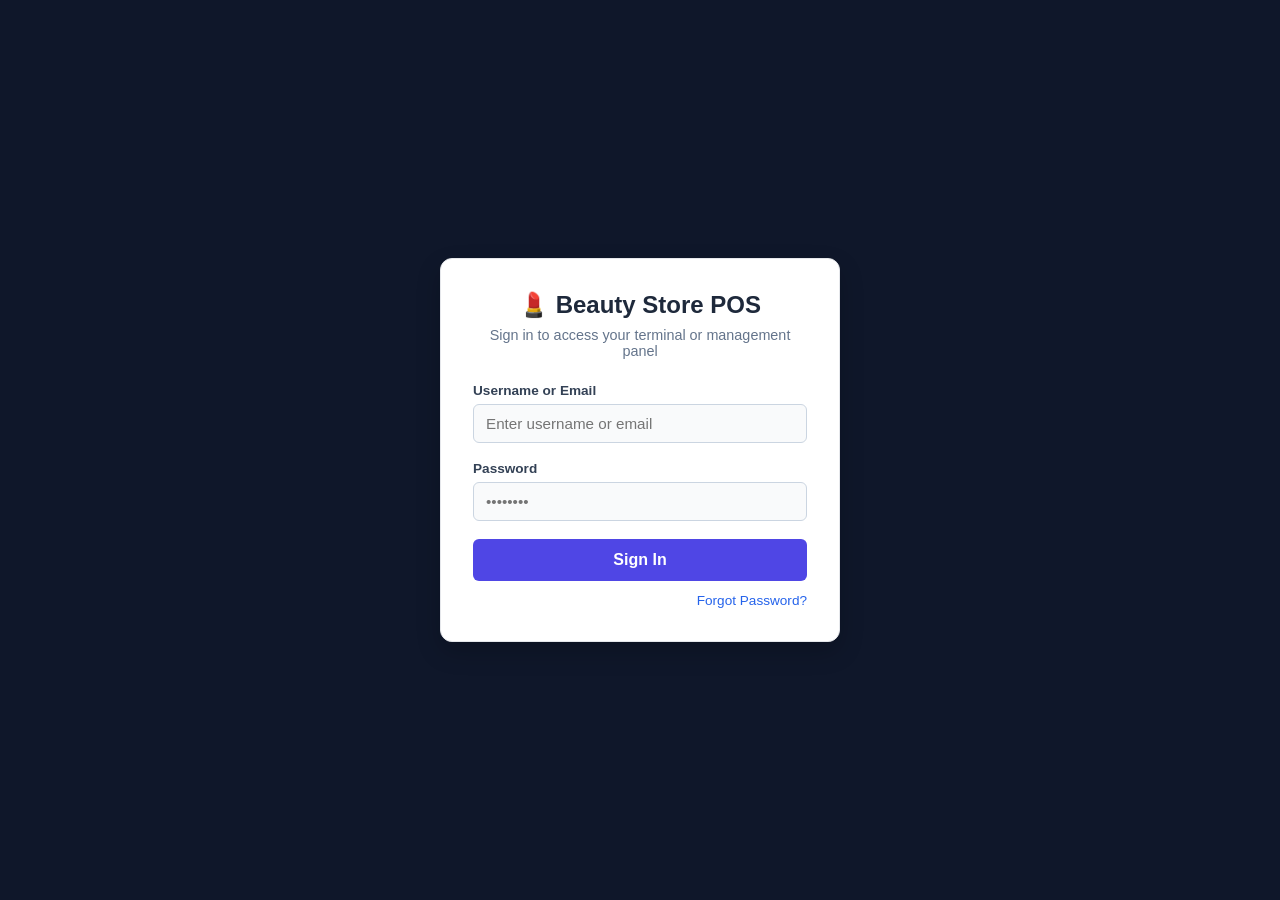
<file: add_product.html>
<!DOCTYPE html>
<html lang="en">
<head>
    <meta charset="UTF-8">
    <meta name="viewport" content="width=device-width, initial-scale=1.0">
    <title>Beauty Shop System - Add Product</title>
    <link rel="stylesheet" href="style.css">
</head>
<body>
<header class="topbar">
    <h1>Beauty Store POS</h1>
    <div class="user-profile" style="display: flex; align-items: center; gap: 12px;">
        <span id="nav-user-badge" class="role-badge">Loading...</span>
        <button type="button" onclick="logoutUser()" class="btn-logout">
            🚪 Logout
        </button>
    </div>
</header>
    <div class="app-container">
        <aside class="sidebar">
    <div class="sidebar-category">Main</div>
    <a href="record_sale.html">🛒 Record Sale</a>
    <a href="inventory.html">📦 Master Inventory</a>
    <a href="dashboard.html" class="admin-only">📊 Dashboard</a>
    <a href="add_product.html" class="admin-only">➕ Add Product</a>
    <a href="restock_product.html" class="admin-only">🔄 Restock Product</a>

    <div class="sidebar-category">Reports</div>
    <a href="view_sales.html">📄 View Sales</a>
    <a href="debts.html">⏰ Outstanding Debts</a>
    <a href="low_stock.html">⚠️ Low Stock</a>
    <a href="admin/users.html" class="admin-only">👥 User Management</a>
    <a href="admin/reports.html" class="admin-only">📈 P&L Reports</a>
</aside>
        <main class="main-content">
            <div class="header-title">
                <h2>➕ Add New Product</h2>
                <p>Add fresh items to your inventory system so they can be selected on other screens.</p>
            </div>

            <div class="content-container">
                <section class="card">
                    <h3>Product Details</h3>
                    
                    <form id="addProductForm">
                        <div class="form-grid">
                            <div>
                                <div class="form-group">
                                    <label for="prodName">Product Name</label>
                                    <input type="text" id="prodName" class="form-control" placeholder="e.g., Luxury Matte Lipstick" required>
                                </div>

                                <div class="form-group">
                                    <label for="prodBrand">Brand</label>
                                    <select id="prodBrand" class="form-control">
                                        <option value="Cinta">Cinta</option>
                                        <option value="Jaycee">Jaycee</option>
                                        <option value="JK Cosmetics">JK Cosmetics</option>
                                        <option value="Other">Other / Local Brand</option>
                                    </select>
                                </div>

                                <div class="form-group" id="customBrandGroup" style="display: none;">
                                    <label for="prodCustomBrand">Specify Brand Name</label>
                                    <input type="text" id="prodCustomBrand" class="form-control" placeholder="e.g., Suzie Beauty">
                                </div>

                                <div class="form-group">
                                    <label for="prodCategory">Category</label>
                                    <select id="prodCategory" class="form-control">
                                        <option value="Cosmetics">Cosmetics & Makeup</option>
                                        <option value="Hair Care">Hair Care</option>
                                        <option value="Extensions">Extensions & Braids</option>
                                        <option value="Nails">Nails</option>
                                        <option value="Skin Care">Skin & Body Care</option>
                                    </select>
                                </div>
                            </div>

                            <div>
                                <div class="form-group">
                                    <label for="prodBuyingPrice">Buying Price (Cost per Unit in Ksh)</label>
                                    <input type="number" id="prodBuyingPrice" class="form-control" placeholder="e.g., 600" min="0" required>
                                </div>

                                <div class="form-group">
                                    <label for="prodSellingPrice">Selling Price (Retail in Ksh)</label>
                                    <input type="number" id="prodSellingPrice" class="form-control" placeholder="e.g., 1000" min="0" required>
                                </div>

                                <div class="form-row" style="display: flex; gap: 15px;">
                                    <div class="form-group" style="flex: 1;">
                                        <label for="prodInitialStock">Initial Stock</label>
                                        <input type="number" id="prodInitialStock" class="form-control" value="10" min="0" required>
                                    </div>
                                    <div class="form-group" style="flex: 1;">
                                        <label for="prodAlertLevel">Alert Level</label>
                                        <input type="number" id="prodAlertLevel" class="form-control" value="3" min="0" required>
                                    </div>
                                </div>
                            </div>
                        </div>

                        <div class="actions" style="margin-top: 30px;">
                            <button type="button" class="btn btn-secondary" id="clearFormBtn">Clear Form</button>
                            <button type="submit" class="btn btn-primary">Save Product to Inventory</button>
                        </div>
                    </form>
                </section>
            </div>
        </main>
    </div>

<script>
    const form = document.getElementById('addProductForm');
    const clearBtn = document.getElementById('clearFormBtn');
    const brandSelect = document.getElementById('prodBrand');
    const customBrandGroup = document.getElementById('customBrandGroup');
    const customBrandInput = document.getElementById('prodCustomBrand');

    // Toggle custom brand input visibility
    brandSelect.addEventListener('change', () => {
        if (brandSelect.value === 'Other') {
            customBrandGroup.style.display = 'block';
            customBrandInput.required = true;
        } else {
            customBrandGroup.style.display = 'none';
            customBrandInput.required = false;
            customBrandInput.value = '';
        }
    });

    // Handle form submission to PHP / PostgreSQL backend API
    form.addEventListener('submit', async (e) => {
        e.preventDefault();

        let finalBrand = brandSelect.value;
        if (finalBrand === 'Other') {
            finalBrand = customBrandInput.value.trim();
        }

        // Map inputs to match the PHP API / PostgreSQL table columns
        const newProduct = {
            id: "p_" + Date.now(),
            name: document.getElementById('prodName').value.trim(),
            brand: finalBrand,
            category: document.getElementById('prodCategory').value,
            buying_price: parseFloat(document.getElementById('prodBuyingPrice').value) || 0,
            selling_price: parseFloat(document.getElementById('prodSellingPrice').value) || 0,
            stock: parseInt(document.getElementById('prodInitialStock').value) || 0,
            alert_level: parseInt(document.getElementById('prodAlertLevel').value) || 3
        };

        try {
            const response = await fetch('/api/products.php', {
                method: 'POST',
                headers: { 'Content-Type': 'application/json' },
                body: JSON.stringify(newProduct)
            });

            const result = await response.json();

            if (response.ok) {
                alert(`🎉 Success! "${newProduct.name}" (${newProduct.brand}) saved to PostgreSQL database!`);
                form.reset();
                customBrandGroup.style.display = 'none';
                customBrandInput.required = false;
            } else {
                alert('❌ Error: ' + (result.error || 'Failed to save product.'));
            }
        } catch (error) {
            console.error('API Error:', error);
            alert('❌ Network error: Could not reach /api/products.php');
        }
    });

    // Form clear handler
    clearBtn.addEventListener('click', () => {
        form.reset();
        customBrandGroup.style.display = 'none';
        customBrandInput.required = false;
    });
</script>
<script src="auth_ui.js"></script>
</body>
</html>
</file>
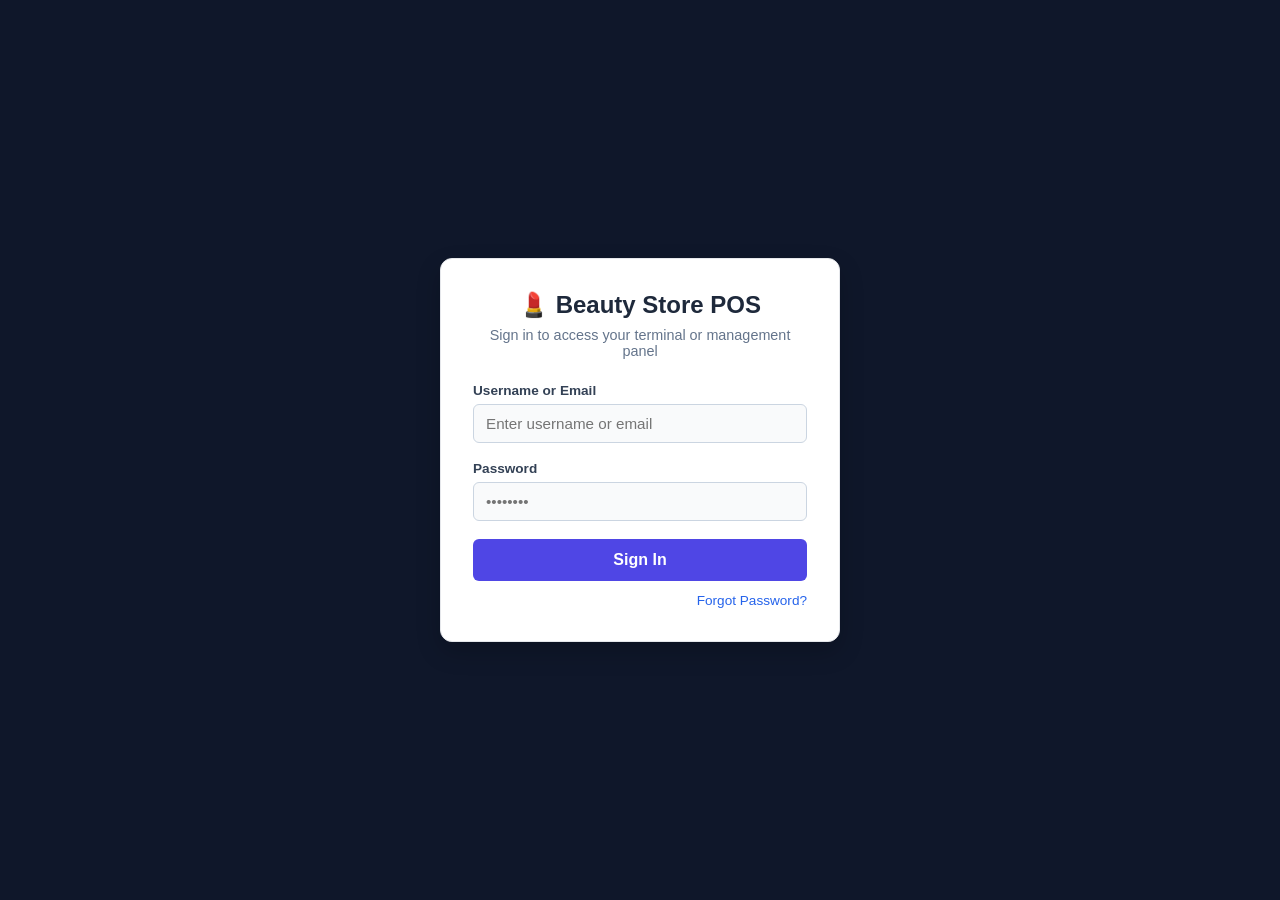
<file: dashboard.html>
<!DOCTYPE html>
<html lang="en">
<head>
    <meta charset="UTF-8">
    <meta name="viewport" content="width=device-width, initial-scale=1.0">
    <title>Beauty Shop System - Dashboard</title>
    <link rel="stylesheet" href="style.css">
</head>
<body>

<header class="topbar">
    <h1>Beauty Store POS</h1>
    <div class="user-profile" style="display: flex; align-items: center; gap: 12px;">
        <span id="nav-user-badge" class="role-badge">Loading...</span>
        <button type="button" onclick="logoutUser()" class="btn-logout">
            🚪 Logout
        </button>
    </div>
</header>
    <div class="app-container">
        <aside class="sidebar">
    <div class="sidebar-category">Main</div>
    <a href="dashboard.html" class="admin-only">📊 Dashboard</a>

    <a href="record_sale.html">🛒 Record Sale</a>
    <a href="inventory.html">📦 Master Inventory</a>
    <a href="add_product.html" class="admin-only">➕ Add Product</a>
    <a href="restock_product.html" class="admin-only">🔄 Restock Product</a>

    <div class="sidebar-category">Reports</div>
    <a href="view_sales.html">📄 View Sales</a>
    <a href="debts.html">⏰ Outstanding Debts</a>
    <a href="low_stock.html">⚠️ Low Stock</a>
    <a href="admin/users.html" class="admin-only">👥 User Management</a>
    <a href="admin/reports.html" class="admin-only">📈 P&L Reports</a>
</aside>

        <main class="main-content">
            <div class="header-title">
                <h2>📊 Business Dashboard</h2>
                <p>Real-time overview of today's revenue, outstanding balances, and inventory alerts.</p>
            </div>

            <div class="dashboard-metrics-grid">
                
                <!-- 1. TODAY'S REVENUE SUMMARY -->
                <div class="card" id="summaryCard">
                    <h3>📅 Today's Real Summary</h3>
                    <div class="summary-item">
                        <span>Cash Collected</span>
                        <span id="cashDisplay" class="text-cash">0 Ksh</span>
                    </div>
                    <div class="summary-item">
                        <span>M-Pesa Revenue</span>
                        <span id="mpesaDisplay" class="text-mpesa">0 Ksh</span>
                    </div>
                    <div class="summary-item till-total">
                        <span>Total Till Value</span>
                        <span id="tillDisplay" class="text-till">0 Ksh</span>
                    </div>
                </div>

                <!-- 2. OUTSTANDING DEBTS CARD -->
                <div class="card" id="debtsCard">
                    <h3>👤 Outstanding Debts</h3>
                    <div class="huge-number" id="debtCountDisplay">0 Ksh</div>
                    <p id="debtSubtitle" class="text-muted">(0 active debtor accounts)</p>
                    <a href="debts.html" class="link-primary">Manage Active Debts →</a>
                </div>

                <!-- 3. LOW STOCK ALERTS WIDGET -->
                <div class="card" id="lowStockCard">
                    <h3>⚠️ Low Stock Alerts</h3>
                    <div id="lowStockContainer" class="low-stock-list">
                        <div class="empty-state">Checking inventory levels...</div>
                    </div>
                    <a href="inventory.html" class="link-primary mt-auto">Open Master Inventory →</a>
                </div>

            </div>
        </main>
    </div>

<script>
    async function updateDashboard() {
        try {
            // Fetch live data from all backend endpoints
            const [salesRes, debtsRes, productsRes] = await Promise.all([
                fetch('/api/sales.php').catch(() => null),
                fetch('/api/debts.php').catch(() => null),
                fetch('/api/products.php').catch(() => null)
            ]);

            const salesRaw = salesRes && salesRes.ok ? await salesRes.json() : [];
            const debtsRaw = debtsRes && debtsRes.ok ? await debtsRes.json() : [];
            const productsRaw = productsRes && productsRes.ok ? await productsRes.json() : [];

            const getArray = (data) => {
                if (Array.isArray(data)) return data;
                if (data && Array.isArray(data.sales)) return data.sales;
                if (data && Array.isArray(data.debts)) return data.debts;
                if (data && Array.isArray(data.products)) return data.products;
                if (data && Array.isArray(data.data)) return data.data;
                return [];
            };

            const sales = getArray(salesRaw);
            const debts = getArray(debtsRaw);
            const products = getArray(productsRaw);

            // -------------------------------------------------------------
            // 1. OUTSTANDING DEBTS SUMMARY
            // -------------------------------------------------------------
            let totalUnpaidDebtSum = 0;
            debts.forEach(d => {
                totalUnpaidDebtSum += parseFloat(d.amount ?? d.total_owed ?? 0);
            });

            const debtCountEl = document.getElementById('debtCountDisplay');
            const debtSubtitleEl = document.getElementById('debtSubtitle');
            if (debtCountEl) {
                debtCountEl.textContent = `${totalUnpaidDebtSum.toLocaleString()} Ksh`;
            }
            if (debtSubtitleEl) {
                debtSubtitleEl.textContent = `(${debts.length} active debtor account${debts.length === 1 ? '' : 's'})`;
            }

            // -------------------------------------------------------------
            // 2. TODAY'S REAL CASH & M-PESA REVENUE
            // -------------------------------------------------------------
            let cashToday = 0;
            let mpesaToday = 0;

            // Format current local date as YYYY-MM-DD
            const now = new Date();
            const year = now.getFullYear();
            const month = String(now.getMonth() + 1).padStart(2, '0');
            const day = String(now.getDate()).padStart(2, '0');
            const todayFormatted = `${year}-${month}-${day}`;

            sales.forEach(s => {
                const rawDate = s.created_at || s.date || s.sale_date || s.created_date || '';
                const saleDateFormatted = String(rawDate).split('T')[0].split(' ')[0];
                const isToday = !saleDateFormatted || saleDateFormatted === todayFormatted;

                if (isToday) {
                    const totalAmount = parseFloat(s.amount || s.price || s.total || 0) || 0;

                    // Stringify full row object to catch 'mpesa' anywhere in row data or description
                    const saleRecordString = JSON.stringify(s).toLowerCase();
                    const isMpesa = saleRecordString.includes('mpesa') || saleRecordString.includes('m-pesa');

                    const mainMethod = String(s.method || s.payment_method || '').toLowerCase();

                    if (mainMethod === 'debt' || mainMethod === 'credit') {
                        // Upfront deposit paid today on a credit purchase
                        const depositPaid = parseFloat(s.deposit ?? s.paid_amount ?? s.amount_paid ?? 0) || 0;
                        if (depositPaid > 0) {
                            if (isMpesa) {
                                mpesaToday += depositPaid;
                            } else {
                                cashToday += depositPaid;
                            }
                        }
                    } else {
                        // Regular sales and debt collections
                        if (isMpesa) {
                            mpesaToday += totalAmount;
                        } else {
                            cashToday += totalAmount;
                        }
                    }
                }
            });

            const cashDisplayEl = document.getElementById('cashDisplay');
            const mpesaDisplayEl = document.getElementById('mpesaDisplay');
            const tillDisplayEl = document.getElementById('tillDisplay');

            if (cashDisplayEl) cashDisplayEl.textContent = `${cashToday.toLocaleString()} Ksh`;
            if (mpesaDisplayEl) mpesaDisplayEl.textContent = `${mpesaToday.toLocaleString()} Ksh`;
            if (tillDisplayEl) tillDisplayEl.textContent = `${(cashToday + mpesaToday).toLocaleString()} Ksh`;

            // -------------------------------------------------------------
            // 3. LOW STOCK ALERTS
            // -------------------------------------------------------------
            const lowStockContainer = document.getElementById('lowStockContainer');
            if (lowStockContainer) {
                lowStockContainer.innerHTML = '';

                if (!products || products.length === 0) {
                    lowStockContainer.innerHTML = `
                        <div class="empty-state">
                            📦 No products in database.<br>
                            <a href="add_product.html" class="link-primary">+ Add First Product →</a>
                        </div>
                    `;
                } else {
                    const lowStockItems = products.filter(p => {
                        const qty = Number(p.stock ?? p.quantity ?? 0);
                        const alertMin = Number(p.alert_level ?? p.alertLevel ?? 3);
                        return qty <= alertMin;
                    });

                    if (lowStockItems.length === 0) {
                        lowStockContainer.innerHTML = `<div class="healthy-state">✅ All stock levels healthy!</div>`;
                    } else {
                        lowStockItems.forEach(item => {
                            const qty = Number(item.stock ?? item.quantity ?? 0);
                            const brand = item.brand || item.category || '';
                            const row = document.createElement('div');
                            row.className = 'low-stock-item';
                            row.innerHTML = `
                                <span>${item.name} ${brand ? `<small class="text-muted">(${brand})</small>` : ''}</span>
                                <span class="badge-danger">${qty} left</span>
                            `;
                            lowStockContainer.appendChild(row);
                        });
                    }
                }
            }

        } catch (err) {
            console.error("Dashboard update error:", err);
        }
    }

    updateDashboard();
</script>
<script src="auth_ui.js"></script>
</body>
</html>
</file>
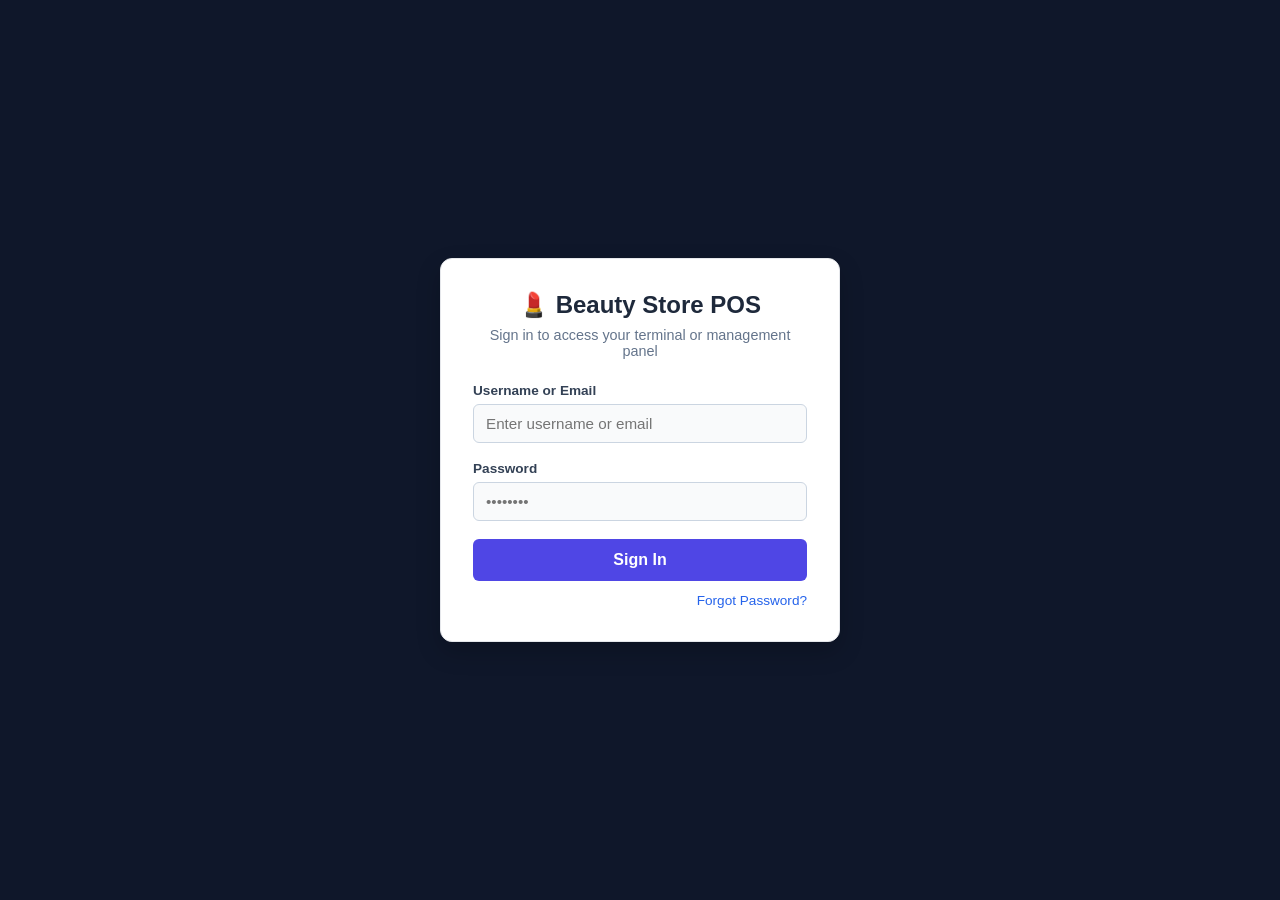
<file: debts.html>
<!DOCTYPE html>
<html lang="en">
<head>
    <meta charset="UTF-8">
    <meta name="viewport" content="width=device-width, initial-scale=1.0">
    <title>Beauty Shop System - Outstanding Debts</title>
    <link rel="stylesheet" href="style.css">
</head>
<body>
<!-- Topbar inside debts.html / dashboard.html -->
 <header class="topbar">
    <h1>Beauty Store POS</h1>
    <div class="user-profile" style="display: flex; align-items: center; gap: 12px;">
        <span id="nav-user-badge" class="role-badge">Loading...</span>
        <button type="button" onclick="logoutUser()" class="btn-logout">
            🚪 Logout
        </button>
    </div>
</header>
    <div class="app-container">
        <aside class="sidebar">
    <div class="sidebar-category">Main</div>
    <a href="dashboard.html" class="admin-only">📊 Dashboard</a>

    <a href="record_sale.html">🛒 Record Sale</a>
    <a href="inventory.html">📦 Master Inventory</a>
    <a href="add_product.html" class="admin-only">➕ Add Product</a>
    <a href="restock_product.html" class="admin-only">🔄 Restock Product</a>

    <div class="sidebar-category">Reports</div>
    <a href="view_sales.html">📄 View Sales</a>
    <a href="debts.html">⏰ Outstanding Debts</a>
    <a href="low_stock.html">⚠️ Low Stock</a>
    <a href="admin/users.html" class="admin-only">👥 User Management</a>
    <a href="admin/reports.html" class="admin-only">📈 P&L Reports</a>
</aside>

        <main class="main-content">
            <div class="header-title">
                <h2>⏰ Outstanding Debts Ledger</h2>
                <p>Track partial payments, view remaining balances, and clear customer accounts.</p>
            </div>

            <div class="content-container debt-container">
                <div class="card debt-summary-card">
                    <h3>💰 Total Uncollected Shop Balance</h3>
                    <div id="totalDebtSumDisplay" class="debt-total-amount">0 Ksh</div>
                </div>

                <div class="card table-card">
                    <h3>👥 Active Debtor Accounts</h3>
                    <table class="debts-table">
                        <thead>
                            <tr>
                                <th>Customer Name</th>
                                <th>Phone</th>
                                <th>Item</th>
                                <th>Initial Debt</th>
                                <th>Paid So Far</th>
                                <th>Remaining Balance</th>
                                <th class="action-column">Log Payment</th>
                            </tr>
                        </thead>
                        <tbody id="debtsTableBody">
                        </tbody>
                    </table>
                </div>
            </div>
        </main>
    </div>

<script>
    const DEBTS_API = "/api/debts.php";
    const SALES_API = "/api/sales.php";

    const tableBody = document.getElementById('debtsTableBody');
    const totalSumDisplay = document.getElementById('totalDebtSumDisplay');

    let activeDebts = [];

    // Safe JSON response unwrapper
    function extractArray(data) {
        if (Array.isArray(data)) return data;
        if (data && Array.isArray(data.debts)) return data.debts;
        if (data && Array.isArray(data.data)) return data.data;
        return [];
    }

    // Fetch debts ledger from backend
    async function fetchDebtsLedger() {
        try {
            const response = await fetch(DEBTS_API);
            if (!response.ok) throw new Error("Failed to load debts from database.");

            const rawData = await response.json();
            activeDebts = extractArray(rawData);
            renderDebtsLedger();
        } catch (err) {
            console.error("Fetch Debts Error:", err);
            tableBody.innerHTML = `
                <tr>
                    <td colspan="7" class="error-cell">
                        ❌ Unable to connect to database server.
                    </td>
                </tr>`;
        }
    }

    // Render debtor accounts in table
    function renderDebtsLedger() {
        tableBody.innerHTML = '';
        let combinedSumTotal = 0;

        if (!activeDebts || activeDebts.length === 0) {
            tableBody.innerHTML = `<tr><td colspan="7" class="empty-cell">🎉 Great news! No active customer debts on record.</td></tr>`;
            totalSumDisplay.textContent = "0 Ksh";
            return;
        }

        activeDebts.forEach(debt => {
            const debtId = debt.id;
            const customerName = debt.customer_name || debt.customerName || debt.name || 'Unknown Customer';
            const customerPhone = debt.phone || debt.customer_phone || debt.customerPhone || 'N/A';
            const productPurchased = debt.item_description || debt.product_purchased || debt.productPurchased || debt.description || 'General Sale';
            
            const totalOwed = parseFloat(debt.amount ?? debt.total_owed ?? debt.totalOwed ?? debt.balance ?? 0) || 0;
            const amountPaid = parseFloat(debt.deposit ?? debt.amount_paid ?? debt.amountPaid ?? debt.paid ?? 0) || 0;
            const initialDebt = parseFloat(debt.original_amount ?? debt.initial_debt ?? debt.initialDebt ?? (totalOwed + amountPaid)) || (totalOwed + amountPaid);

            combinedSumTotal += totalOwed;

            const tr = document.createElement('tr');
            tr.innerHTML = `
                <td class="customer-name">${customerName}</td>
                <td class="customer-phone">${customerPhone}</td>
                <td><span class="product-tag">${productPurchased}</span></td>
                <td class="text-muted">${initialDebt.toLocaleString()} Ksh</td>
                <td class="text-success">${amountPaid.toLocaleString()} Ksh</td>
                <td class="text-danger-bold">${totalOwed.toLocaleString()} Ksh</td>
                <td>
                    <div class="table-actions">
                        <input type="number" id="pay_input_${debtId}" placeholder="Ksh" min="1" max="${totalOwed}" class="form-control pay-input">
                        
                        <select id="pay_method_${debtId}" class="form-control pay-method-select">
                            <option value="cash">💵 Cash</option>
                            <option value="mpesa">📱 M-Pesa</option>
                        </select>

                        <button class="btn btn-primary btn-pay" onclick="processPartialPayment('${debtId}')">
                            Pay
                        </button>
                        <button class="btn btn-clear-all" onclick="clearCustomerAccount('${debtId}')" title="Clear Full Remaining Balance">
                            ✅ All
                        </button>
                    </div>
                </td>
            `;
            tableBody.appendChild(tr);
        });

        totalSumDisplay.textContent = combinedSumTotal.toLocaleString() + " Ksh";
    }

    // Process Partial Debt Payment
    window.processPartialPayment = async function(debtId) {
        const debt = activeDebts.find(d => String(d.id) === String(debtId));
        if (!debt) return;

        const inputField = document.getElementById(`pay_input_${debtId}`);
        const methodSelect = document.getElementById(`pay_method_${debtId}`);
        
        const paymentAmount = parseFloat(inputField.value);
        const paymentMethod = methodSelect ? methodSelect.value : 'cash';
        
        const totalOwed = parseFloat(debt.amount ?? debt.total_owed ?? debt.totalOwed ?? debt.balance ?? 0) || 0;
        const customerName = debt.customer_name || debt.customerName || 'Customer';

        if (!paymentAmount || paymentAmount <= 0) {
            alert("⚠️ Please enter a valid payment amount.");
            return;
        }

        if (paymentAmount > totalOwed) {
            alert(`⚠️ Payment amount cannot exceed remaining debt (${totalOwed.toLocaleString()} Ksh).`);
            return;
        }

        try {
            // 1. Log Sales Revenue Record with explicit method
            await fetch(SALES_API, {
                method: 'POST',
                headers: { 'Content-Type': 'application/json' },
                body: JSON.stringify({
                    description: `Debt Payment (${paymentMethod.toUpperCase()}): ${customerName}`,
                    amount: paymentAmount,
                    method: paymentMethod,
                    payment_mode: paymentMethod,
                    payment_method: paymentMethod,
                    sale_type: "debt-collection",
                    date: new Date().toISOString()
                })
            });

            // 2. Update Debt Balance in Database
            const response = await fetch(DEBTS_API, {
                method: 'PUT',
                headers: { 'Content-Type': 'application/json' },
                body: JSON.stringify({
                    id: debtId,
                    debt_id: debtId,
                    payment_amount: paymentAmount,
                    amount_paid: paymentAmount,
                    amount: totalOwed - paymentAmount,
                    payment_mode: paymentMethod,
                    method: paymentMethod
                })
            });

            if (response.ok) {
                alert(`✅ Payment Verified!\nRecorded ${paymentAmount.toLocaleString()} Ksh via ${paymentMethod.toUpperCase()} for ${customerName}.`);
                await fetchDebtsLedger();
            } else {
                const result = await response.json().catch(() => ({}));
                alert("❌ Failed to process debt payment: " + (result.error || "Server error"));
            }
        } catch (err) {
            console.error("Payment Error:", err);
            alert("❌ Network error processing payment.");
        }
    };

    // Clear Customer Account Entirely
    window.clearCustomerAccount = async function(debtId) {
        const debt = activeDebts.find(d => String(d.id) === String(debtId));
        if (!debt) return;

        const methodSelect = document.getElementById(`pay_method_${debtId}`);
        const paymentMethod = methodSelect ? methodSelect.value : 'cash';

        const totalOwed = parseFloat(debt.amount ?? debt.total_owed ?? debt.totalOwed ?? debt.balance ?? 0) || 0;
        const customerName = debt.customer_name || debt.customerName || 'Customer';

        if (confirm(`Confirm Full Payment (${paymentMethod.toUpperCase()}): Has "${customerName}" cleared their entire remaining balance of ${totalOwed.toLocaleString()} Ksh?`)) {
            try {
                // 1. Log Sales Revenue Record with explicit method
                await fetch(SALES_API, {
                    method: 'POST',
                    headers: { 'Content-Type': 'application/json' },
                    body: JSON.stringify({
                        description: `Debt Cleared (${paymentMethod.toUpperCase()}): ${customerName}`,
                        amount: totalOwed,
                        method: paymentMethod,
                        payment_mode: paymentMethod,
                        payment_method: paymentMethod,
                        sale_type: "debt-collection",
                        date: new Date().toISOString()
                    })
                });

                // 2. Clear Debt in Database
                const response = await fetch(DEBTS_API, {
                    method: 'PUT',
                    headers: { 'Content-Type': 'application/json' },
                    body: JSON.stringify({
                        id: debtId,
                        debt_id: debtId,
                        payment_amount: totalOwed,
                        amount_paid: totalOwed,
                        amount: 0,
                        payment_mode: paymentMethod,
                        method: paymentMethod
                    })
                });

                if (response.ok) {
                    alert(`✅ Account Cleared!\nFull payment of ${totalOwed.toLocaleString()} Ksh (${paymentMethod.toUpperCase()}) logged for ${customerName}.`);
                    await fetchDebtsLedger();
                } else {
                    const result = await response.json().catch(() => ({}));
                    alert("❌ Failed to clear account: " + (result.error || "Server error"));
                }
            } catch (err) {
                console.error("Clear Debt Error:", err);
                alert("❌ Network error processing account clearance.");
            }
        }
    };

    // Initialize table on load
    fetchDebtsLedger();
</script>
<script src="auth_ui.js"></script>
</body>
</html>
</file>
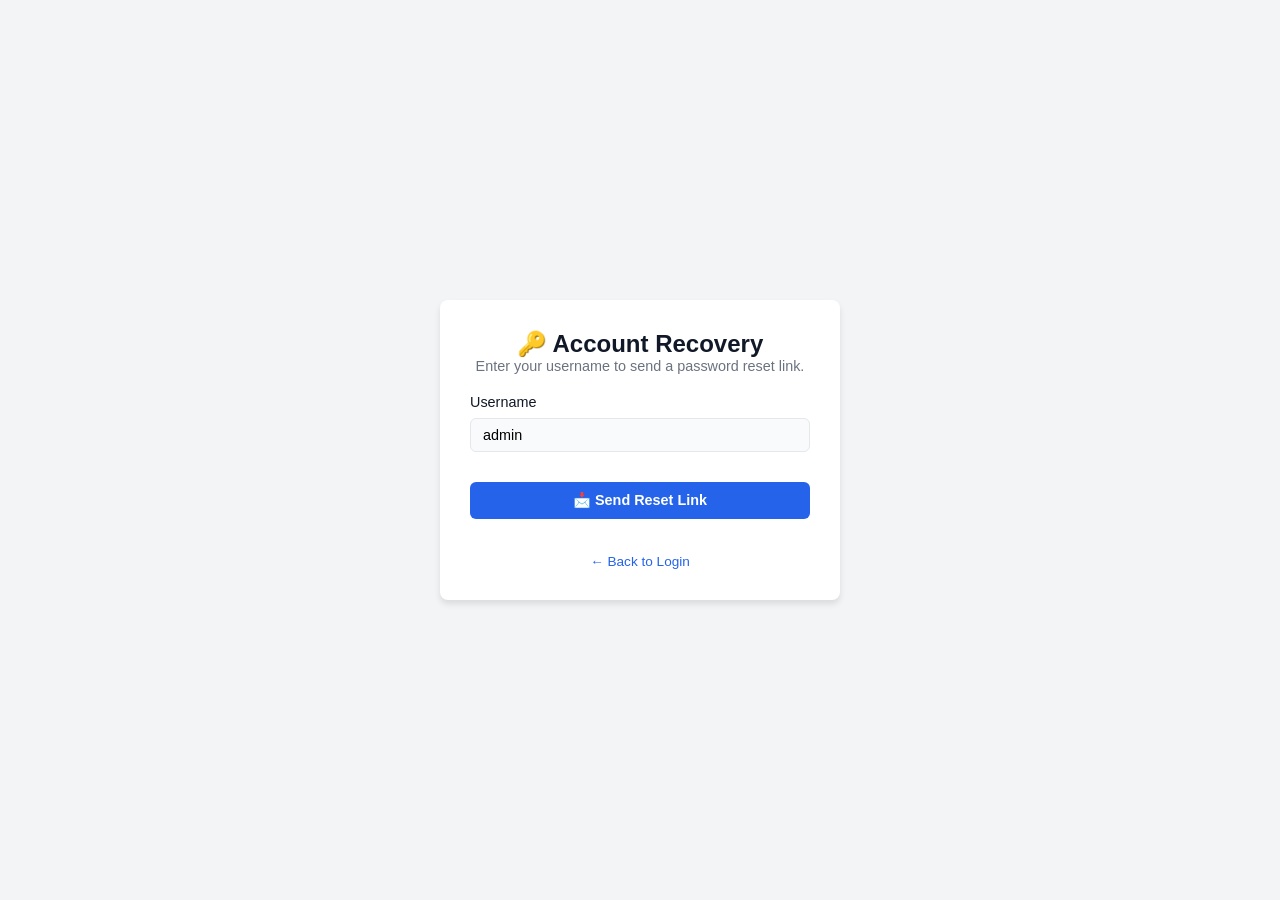
<file: forgot_password.html>
<!DOCTYPE html>
<html lang="en">
<head>
    <meta charset="UTF-8">
    <meta name="viewport" content="width=device-width, initial-scale=1.0">
    <title>Beauty Shop POS - Forgot Password</title>
    <link rel="stylesheet" href="style.css">
    <style>
        body { display: flex; align-items: center; justify-content: center; min-height: 100vh; background-color: #f3f4f6; }
        .reset-card { background: #fff; padding: 30px; border-radius: 8px; box-shadow: 0 4px 6px rgba(0,0,0,0.1); width: 100%; max-width: 400px; text-align: center; }
        .masked-badge { background-color: #eff6ff; color: #1d4ed8; padding: 10px; border-radius: 6px; font-weight: 600; font-size: 0.95rem; margin: 15px 0; border: 1px solid #bfdbfe; word-break: break-all; }
    </style>
</head>
<body>

<div class="reset-card">
    <h2>🔑 Account Recovery</h2>
    <p style="color: #6b7280; font-size: 0.9rem;">Enter your username to send a password reset link.</p>

    <div class="form-group" style="text-align: left; margin-top: 20px;">
        <label>Username</label>
        <input type="text" id="usernameInput" class="form-control" value="admin" placeholder="e.g., admin">
    </div>

    <div id="emailPreviewBox" style="display: none;">
        <p style="font-size: 0.85rem; color: #374151; margin-bottom: 5px;">Configured recovery email:</p>
        <div id="maskedEmailText" class="masked-badge">Loading...</div>
    </div>

    <button id="sendBtn" class="btn btn-primary" style="width: 100%; margin-top: 15px;">
        📩 Send Reset Link
    </button>

    <div id="statusMsg" style="margin-top: 15px; font-size: 0.85rem;"></div>

    <a href="login.html" style="display: inline-block; margin-top: 20px; color: #2563eb; text-decoration: none; font-size: 0.85rem;">← Back to Login</a>
</div>

<script>
    const usernameInput = document.getElementById('usernameInput');
    const emailPreviewBox = document.getElementById('emailPreviewBox');
    const maskedEmailText = document.getElementById('maskedEmailText');
    const sendBtn = document.getElementById('sendBtn');
    const statusMsg = document.getElementById('statusMsg');

    // Fetch and display masked email dynamically on input
    async function checkMaskedEmail() {
        const username = usernameInput.value.trim();
        if (!username) return;

        try {
            const res = await fetch(`/api/forgot_password.php?username=${encodeURIComponent(username)}`);
            if (res.ok) {
                const data = await res.json();
                maskedEmailText.textContent = `Send link to ${data.masked_email}`;
                sendBtn.textContent = `📩 Send link to ${data.masked_email}`;
                emailPreviewBox.style.display = 'block';
                sendBtn.disabled = false;
            } else {
                emailPreviewBox.style.display = 'none';
                sendBtn.textContent = '📩 Send Reset Link';
            }
        } catch (err) {
            console.error('Email preview error:', err);
        }
    }

    usernameInput.addEventListener('input', checkMaskedEmail);
    checkMaskedEmail(); // Initial load

    // Send Request
    sendBtn.addEventListener('click', async () => {
        sendBtn.disabled = true;
        sendBtn.textContent = 'Processing...';
        statusMsg.textContent = '';

        try {
            const res = await fetch('/api/forgot_password.php', {
                method: 'POST',
                headers: { 'Content-Type': 'application/json' },
                body: JSON.stringify({
                    action: 'request_reset',
                    username: usernameInput.value.trim()
                })
            });

            const data = await res.json();

            if (res.ok) {
                statusMsg.style.color = '#059669';
                statusMsg.innerHTML = `✅ Link sent to <strong>${data.masked_email}</strong>!<br><br><small style="color: #6b7280;">Dev Mode Reset Link:<br><a href="${data.reset_link_dev}">${data.reset_link_dev}</a></small>`;
            } else {
                statusMsg.style.color = '#dc2626';
                statusMsg.textContent = `❌ ${data.error || 'Failed to send request.'}`;
            }
        } catch (err) {
            statusMsg.style.color = '#dc2626';
            statusMsg.textContent = '❌ Server connection error.';
        } finally {
            sendBtn.disabled = false;
        }
    });
</script>
</body>
</html>
</file>
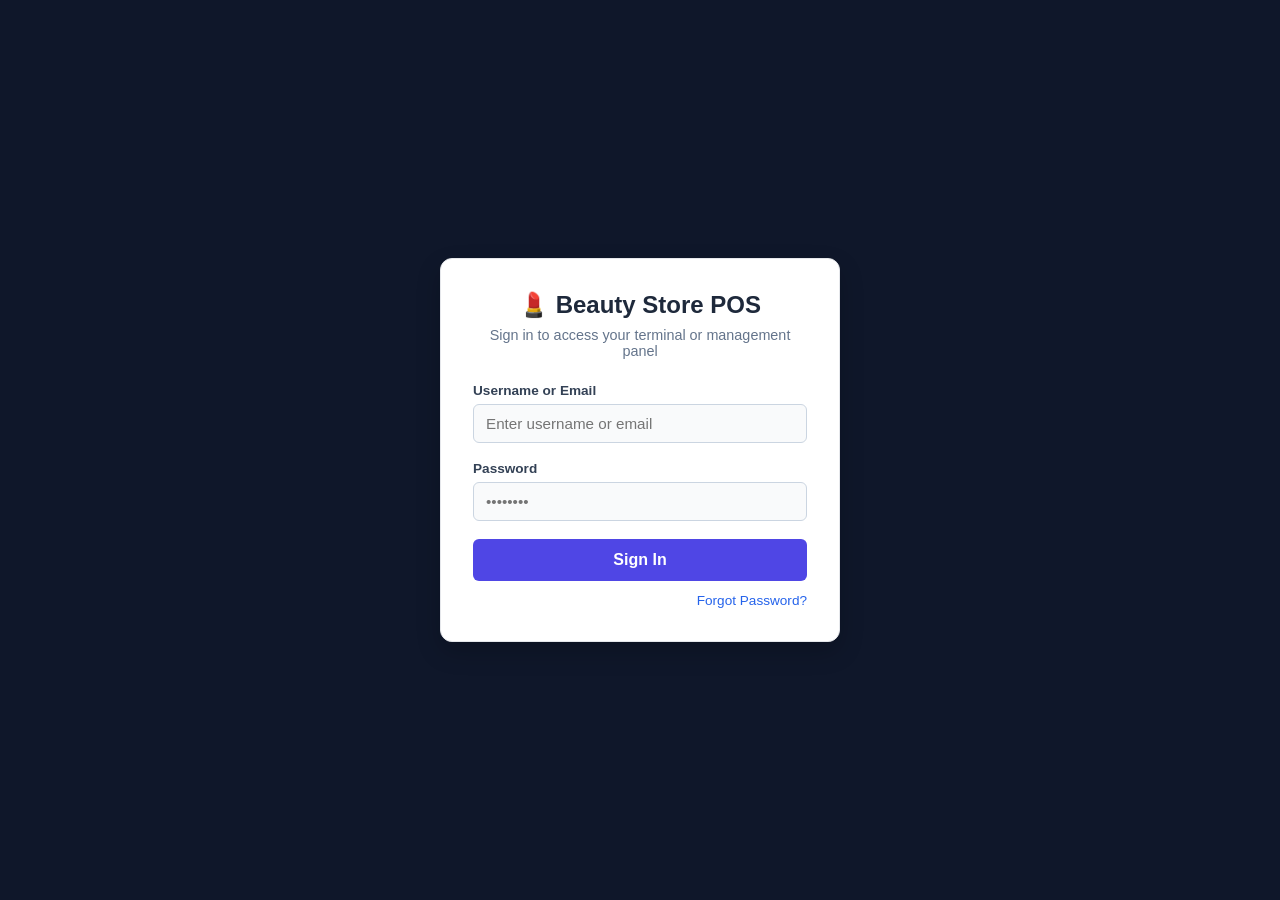
<file: inventory.html>
<!DOCTYPE html>
<html lang="en">
<head>
    <meta charset="UTF-8">
    <meta name="viewport" content="width=device-width, initial-scale=1.0">
    <title>Beauty Store POS - Master Inventory</title>
    <link rel="stylesheet" href="style.css">
</head>
<body>

    <!-- Top Navigation Bar -->
    <header class="topbar">
        <h1>Beauty Store POS</h1>
        <div class="user-profile" style="display: flex; align-items: center; gap: 12px;">
            <span id="nav-user-badge" class="role-badge">Loading...</span>
            <button type="button" onclick="logoutUser()" class="btn-logout">🚪 Logout</button>
        </div>
    </header>

    <div class="app-container">
        <aside class="sidebar">
    <div class="sidebar-category">Main</div>
    <a href="dashboard.html" class="admin-only">📊 Dashboard</a>

    <a href="record_sale.html">🛒 Record Sale</a>
    <a href="inventory.html">📦 Master Inventory</a>
    <a href="add_product.html" class="admin-only">➕ Add Product</a>
    <a href="restock_product.html" class="admin-only">🔄 Restock Product</a>

    <div class="sidebar-category">Reports</div>
    <a href="view_sales.html">📄 View Sales</a>
    <a href="debts.html">⏰ Outstanding Debts</a>
    <a href="low_stock.html">⚠️ Low Stock</a>
    <a href="admin/users.html" class="admin-only">👥 User Management</a>
    <a href="admin/reports.html" class="admin-only">📈 P&L Reports</a>
</aside>

        <!-- Main Content -->
        <main class="main-content">
            <div class="content-container">
                
                <div class="header-title">
                    <h2>📦 Master Inventory</h2>
                    <p>View stock availability, pricing, and catalog items.</p>
                </div>

                <!-- Metric Cards Grid -->
                <div style="display: flex; gap: 20px; margin-bottom: 25px;">
                    <!-- Visible to Everyone -->
                    <div class="card" style="flex: 1; margin-bottom: 0; background-color: #f8fafc;">
                        <h4 style="color: var(--text-muted); margin-bottom: 5px; font-size: 0.85rem; text-transform: uppercase;">Total Items in Stock</h4>
                        <div id="totalStockCount" style="font-size: 1.8rem; font-weight: bold; color: #334155;">0</div>
                    </div>

                    <!-- Admin Only: Capital Tied Up -->
                    <div class="card admin-only" style="flex: 1; margin-bottom: 0; background-color: #fef2f2;">
                        <h4 style="color: var(--text-muted); margin-bottom: 5px; font-size: 0.85rem; text-transform: uppercase;">Capital Tied Up</h4>
                        <div id="totalCapitalTied" style="font-size: 1.8rem; font-weight: bold; color: #b91c1c;">0 Ksh</div>
                    </div>

                    <!-- Admin Only: Projected Profit -->
                    <div class="card admin-only" style="flex: 1; margin-bottom: 0; background: linear-gradient(135deg, #f0fdf4, #dcfce7); border-color: #86efac;">
                        <h4 style="color: #166534; margin-bottom: 5px; font-size: 0.85rem; text-transform: uppercase;">Total Projected Profit</h4>
                        <div id="totalProjectedProfit" style="font-size: 1.8rem; font-weight: bold; color: #16a34a;">0 Ksh</div>
                    </div>
                </div>

                <!-- Admin Only: Add/Update Form -->
                <div class="card admin-only" style="margin-bottom: 25px;">
                    <h3>➕ Add / Update Product</h3>
                    <form id="inventory-form" style="margin-top: 15px;">
                        <div style="display: grid; grid-template-columns: repeat(auto-fit, minmax(200px, 1fr)); gap: 15px;">
                            <input type="text" id="product-name" class="form-control" placeholder="Product Name *" required>
                            <input type="text" id="product-brand" class="form-control" placeholder="Brand">
                            <select id="product-category" class="form-control" required>
                                <option value="" disabled selected>Select Category...</option>
                                <option value="Skincare">Skincare</option>
                                <option value="Hair Care">Hair Care</option>
                                <option value="Cosmetics">Cosmetics</option>
                                <option value="Fragrances">Fragrances</option>
                            </select>
                            <input type="number" id="cost-price" class="form-control" placeholder="Cost Price *" min="0" step="0.01" required>
                            <input type="number" id="selling-price" class="form-control" placeholder="Selling Price *" min="0" step="0.01" required>
                            <input type="number" id="stock-quantity" class="form-control" placeholder="Stock Qty *" min="0" required>
                        </div>
                        <button type="submit" class="btn btn-primary" style="margin-top: 15px;">Save Product</button>
                    </form>
                </div>

                <!-- Product Table Card -->
                <div class="card">
                    <div style="display: flex; justify-content: space-between; align-items: center; margin-bottom: 15px;">
                        <h3>📋 Shop Catalog</h3>
                        <input type="text" id="searchInput" class="form-control" placeholder="🔍 Search by name or brand..." style="width: 300px; margin-bottom: 0;">
                    </div>
                    
                    <div style="overflow-x: auto;">
                        <table style="width: 100%;">
                            <thead>
                                <tr>
                                    <th>Product Item</th>
                                    <th>Category</th>
                                    <th class="admin-only">Buying Price</th>
                                    <th>Selling Price</th>
                                    <th class="admin-only" style="background-color: #f0fdf4;">Unit Profit</th>
                                    <th>In Stock</th>
                                    <th class="admin-only" style="text-align: center;">Actions</th>
                                </tr>
                            </thead>
                            <tbody id="inventoryTableBody">
                                <!-- Dynamically populated -->
                            </tbody>
                        </table>
                    </div>
                </div>

            </div>
        </main>
    </div>

<script>
    const tableBody = document.getElementById('inventoryTableBody');
    const searchInput = document.getElementById('searchInput');
    const stockCountDisplay = document.getElementById('totalStockCount');
    const capitalDisplay = document.getElementById('totalCapitalTied');
    const profitDisplay = document.getElementById('totalProjectedProfit');

    // Fetch user session role from local storage/auth script
    const userRole = localStorage.getItem('user_role') || 'cashier'; 
    const isAdmin = userRole === 'admin';

    async function renderInventoryList() {
        try {
            const response = await fetch('/api/products.php');
            if (!response.ok) throw new Error('Failed to load inventory.');

            const inventory = await response.json();
            renderTable(inventory);
        } catch (error) {
            console.error('Inventory Fetch Error:', error);
            tableBody.innerHTML = `
                <tr>
                    <td colspan="7" style="text-align: center; color: #ef4444; padding: 20px;">
                        ❌ Unable to connect to database.
                    </td>
                </tr>`;
        }
    }

    function renderTable(inventory) {
        tableBody.innerHTML = '';
        let totalStock = 0, totalCapital = 0, totalProfit = 0;

        if (!inventory || inventory.length === 0) {
            tableBody.innerHTML = `<tr><td colspan="7" style="text-align: center; padding: 20px;">Inventory is empty.</td></tr>`;
            return;
        }

        inventory.forEach(product => {
            const buyingPrice = parseFloat(product.buying_price) || 0;
            const sellingPrice = parseFloat(product.selling_price) || 0;
            const stock = parseInt(product.stock) || 0;
            const alertLevel = parseInt(product.alert_level) || 3;
            const unitProfit = sellingPrice - buyingPrice;
            
            totalStock += stock;
            totalCapital += (buyingPrice * stock);
            totalProfit += (unitProfit * stock);

            const tr = document.createElement('tr');
            tr.className = 'inventory-row';
            tr.setAttribute('data-search', `${(product.name || '').toLowerCase()} ${(product.brand || '').toLowerCase()} ${(product.category || '').toLowerCase()}`);
            
            tr.innerHTML = `
                <td>
                    <strong style="color: var(--text-dark); display: block;">${product.name}</strong>
                    <span style="font-size: 0.8rem; color: var(--text-muted);">${product.brand || ''}</span>
                </td>
                <td><span style="font-size: 0.85rem; background: #f3f4f6; padding: 4px 8px; border-radius: 4px;">${product.category}</span></td>
                <td class="admin-only" style="color: var(--text-muted);">${buyingPrice.toLocaleString()} Ksh</td>
                <td style="font-weight: 500;">${sellingPrice.toLocaleString()} Ksh</td>
                <td class="admin-only" style="color: #16a34a; font-weight: bold; background-color: #f0fdf4;">${unitProfit.toLocaleString()} Ksh</td>
                <td>
                    <span style="font-weight: bold; ${stock <= alertLevel ? 'color: #ef4444;' : 'color: var(--text-dark);'}">
                        ${stock}
                    </span>
                </td>
                <td class="admin-only" style="text-align: center;">
                    <button onclick="editProductPrice('${product.id}', ${sellingPrice})" style="background: none; border: none; cursor: pointer; color: #3b82f6; font-size: 1.1rem; margin-right: 8px;" title="Edit Price">✏️</button>
                    <button onclick="deleteProduct('${product.id}', '${product.name}')" style="background: none; border: none; cursor: pointer; color: #ef4444; font-size: 1.1rem;" title="Delete Item">🗑️</button>
                </td>
            `;
            tableBody.appendChild(tr);
        });

        stockCountDisplay.textContent = totalStock.toLocaleString();
        if (capitalDisplay) capitalDisplay.textContent = totalCapital.toLocaleString() + " Ksh";
        if (profitDisplay) profitDisplay.textContent = totalProfit.toLocaleString() + " Ksh";
    }

    searchInput.addEventListener('keyup', function() {
        const query = this.value.toLowerCase();
        document.querySelectorAll('.inventory-row').forEach(row => {
            row.style.display = row.getAttribute('data-search').includes(query) ? '' : 'none';
        });
    });

    renderInventoryList();
</script>

<!-- Security Layer to Strip .admin-only Elements for Cashiers -->
<script src="auth_ui.js"></script>
</body>
</html>
</file>
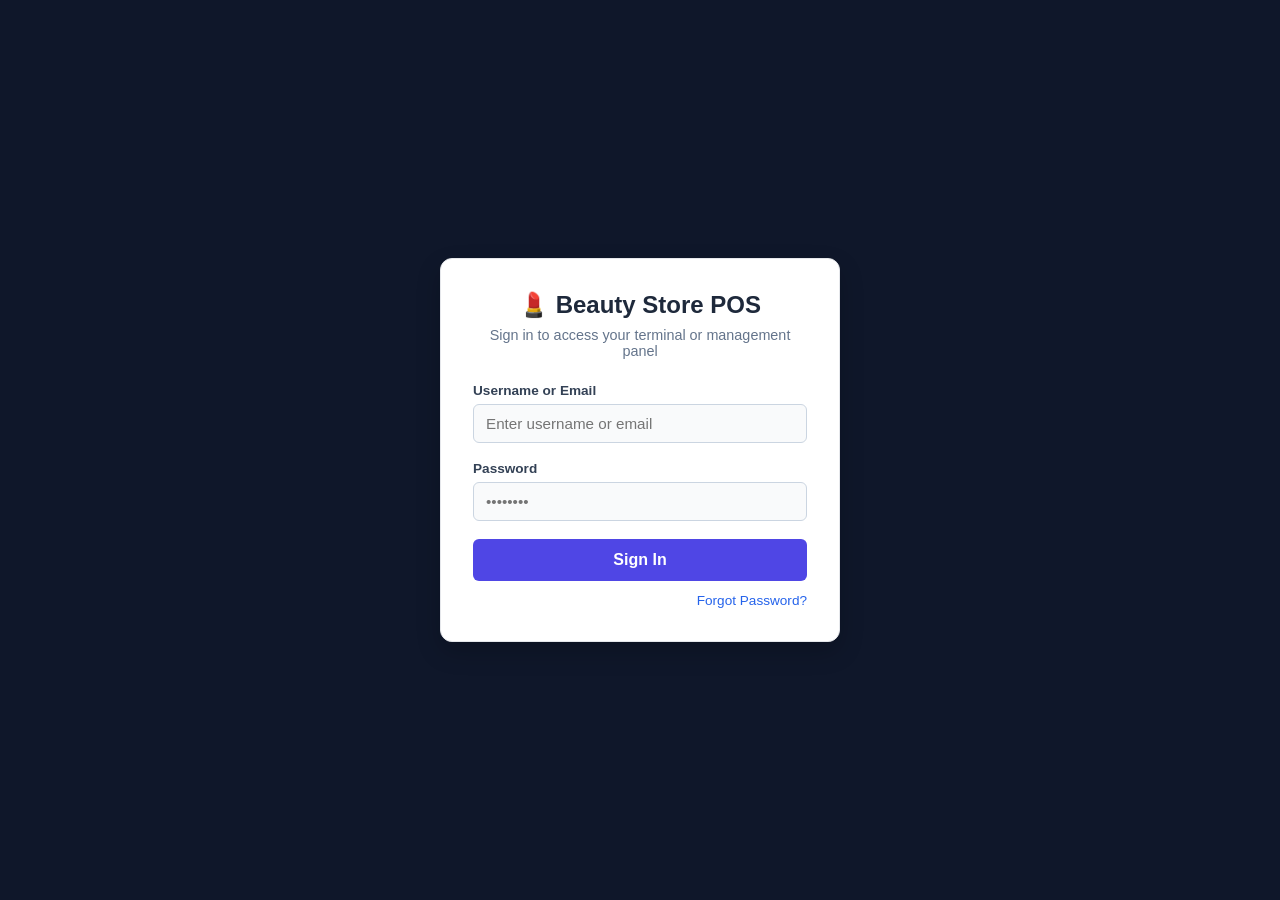
<file: login.html>
<!DOCTYPE html>
<html lang="en">
<head>
    <meta charset="UTF-8">
    <meta name="viewport" content="width=device-width, initial-scale=1.0">
    <title>Login - Beauty Store POS</title>
    <link rel="stylesheet" href="style.css">
    <style>
        body {
            background-color: var(--admin-dark-bg, #0f172a);
            display: flex;
            align-items: center;
            justify-content: center;
            min-height: 100vh;
            margin: 0;
            font-family: system-ui, -apple-system, BlinkMacSystemFont, 'Segoe UI', Roboto, sans-serif;
        }

        .login-card {
            background: #ffffff;
            width: 100%;
            max-width: 400px;
            padding: 32px;
            border-radius: 12px;
            box-shadow: 0 10px 25px rgba(0, 0, 0, 0.2);
        }

        .login-header {
            text-align: center;
            margin-bottom: 24px;
        }

        .login-header h2 {
            margin: 0 0 8px 0;
            color: #1e293b;
            font-size: 1.5rem;
        }

        .login-header p {
            margin: 0;
            color: #64748b;
            font-size: 0.9rem;
        }

        .alert-message {
            display: none;
            padding: 10px 14px;
            border-radius: 6px;
            font-size: 0.85rem;
            margin-bottom: 16px;
        }

        .alert-danger {
            background-color: #fef2f2;
            color: #dc2626;
            border: 1px solid #fecaca;
        }

        .alert-success {
            background-color: #f0fdf4;
            color: #16a34a;
            border: 1px solid #bbf7d0;
        }

        .form-group {
            margin-bottom: 18px;
        }

        .form-group label {
            display: block;
            margin-bottom: 6px;
            font-size: 0.85rem;
            font-weight: 600;
            color: #334155;
        }

        .form-control {
            width: 100%;
            padding: 10px 12px;
            border: 1px solid #cbd5e1;
            border-radius: 6px;
            font-size: 0.95rem;
            box-sizing: border-box;
            transition: border-color 0.2s ease;
        }

        .form-control:focus {
            outline: none;
            border-color: #4f46e5;
            box-shadow: 0 0 0 3px rgba(79, 70, 229, 0.1);
        }

        .btn-login {
            width: 100%;
            padding: 12px;
            background-color: #4f46e5;
            color: #ffffff;
            border: none;
            border-radius: 6px;
            font-size: 1rem;
            font-weight: 600;
            cursor: pointer;
            transition: background-color 0.2s ease;
        }

        .btn-login:hover {
            background-color: #4338ca;
        }

        .btn-login:disabled {
            background-color: #94a3b8;
            cursor: not-allowed;
        }
    </style>
</head>
<body>

    <div class="login-card">
        <div class="login-header">
            <h2>💄 Beauty Store POS</h2>
            <p>Sign in to access your terminal or management panel</p>
        </div>

        <div id="login-alert" class="alert-message alert-danger"></div>

        <form id="login-form">
            <div class="form-group">
                <label for="login-username">Username or Email</label>
                <input 
                    type="text" 
                    id="login-username" 
                    class="form-control" 
                    placeholder="Enter username or email" 
                    required 
                    autocomplete="username"
                >
            </div>

            <div class="form-group">
                <label for="login-password">Password</label>
                <input 
                    type="password" 
                    id="login-password" 
                    class="form-control" 
                    placeholder="••••••••" 
                    required 
                    autocomplete="current-password"
                >
            </div>

            <button type="submit" id="btn-submit" class="btn-login">Sign In</button>
        </form>
        <div style="text-align: right; margin-top: 10px;">
    <a href="forgot_password.html" style="color: #2563eb; text-decoration: none; font-size: 0.85rem;">
        Forgot Password?
    </a>
</div>
    </div>

    <script src="login.js"></script>
</body>
</html>
</file>
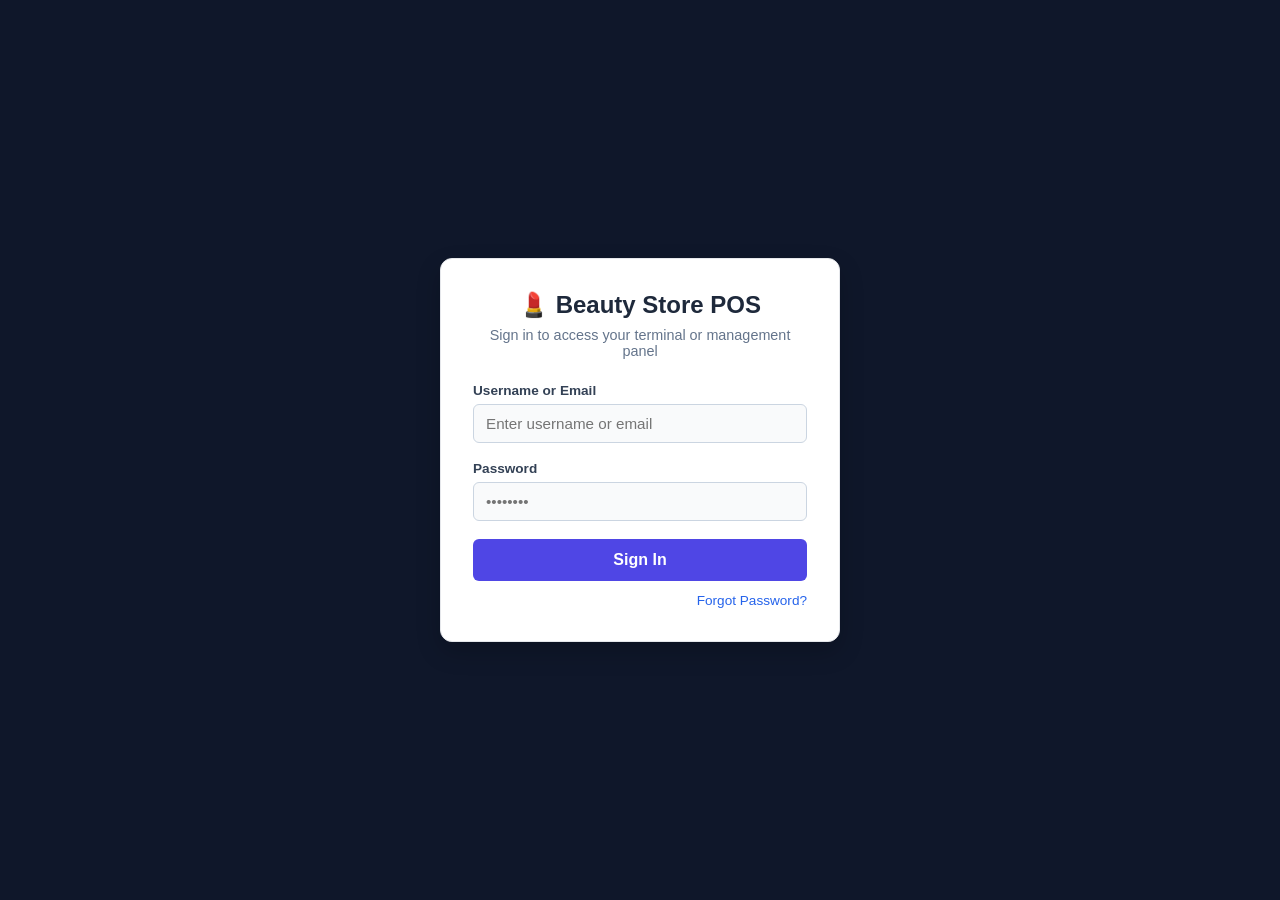
<file: low_stock.html>
<!DOCTYPE html>
<html lang="en">
<head>
    <meta charset="UTF-8">
    <meta name="viewport" content="width=device-width, initial-scale=1.0">
    <title>Beauty Shop System - Low Stock Reorder List</title>
    <link rel="stylesheet" href="style.css">
    <style>
        /* Card Header Flex Layout Fix */
        .card-header-flex {
            display: flex;
            justify-content: space-between;
            align-items: center;
            flex-wrap: wrap;
            gap: 15px;
            margin-bottom: 20px;
        }

        .btn-print {
            width: auto !important;
            padding: 8px 16px;
            font-size: 0.85rem;
            background-color: #f3f4f6;
            border: 1px solid #d1d5db;
            color: #374151;
            border-radius: 6px;
            cursor: pointer;
            font-weight: 600;
            display: inline-flex;
            align-items: center;
            gap: 6px;
            transition: all 0.2s ease;
        }

        .btn-print:hover {
            background-color: #e5e7eb;
            color: #111827;
        }

        /* Status Badges */
        .badge {
            padding: 4px 10px;
            border-radius: 12px;
            font-size: 0.75rem;
            font-weight: 700;
            display: inline-block;
            letter-spacing: 0.5px;
        }
        .badge-danger {
            background-color: #fef2f2;
            color: #dc2626;
            border: 1px solid #fca5a5;
        }
        .badge-warning {
            background-color: #fffbeb;
            color: #d97706;
            border: 1px solid #fcd34d;
        }

        /* Restock Action Button */
        .btn-restock-sm {
            padding: 4px 10px;
            font-size: 0.8rem;
            background-color: #eff6ff;
            color: #2563eb;
            border: 1px solid #bfdbfe;
            border-radius: 4px;
            text-decoration: none;
            font-weight: 600;
            transition: all 0.2s ease;
        }
        .btn-restock-sm:hover {
            background-color: #dbeafe;
        }

        /* Print Mode Styling */
        @media print {
            .topbar, .sidebar, .header-title p, .btn-print, .table-controls, .btn-restock-sm {
                display: none !important;
            }
            .app-container {
                display: block !important;
            }
            .main-content {
                padding: 0 !important;
            }
            .card {
                box-shadow: none !important;
                border: none !important;
            }
        }
    </style>
</head>
<body>
<header class="topbar">
    <h1>Beauty Store POS</h1>
    <div class="user-profile" style="display: flex; align-items: center; gap: 12px;">
        <span id="nav-user-badge" class="role-badge">Loading...</span>
        <button type="button" onclick="logoutUser()" class="btn-logout">
            🚪 Logout
        </button>
    </div>
</header>
    <div class="app-container">
       <aside class="sidebar">
    <div class="sidebar-category">Main</div>
    <a href="dashboard.html" class="admin-only">📊 Dashboard</a>

    <a href="record_sale.html">🛒 Record Sale</a>
    <a href="inventory.html">📦 Master Inventory</a>
    <a href="add_product.html" class="admin-only">➕ Add Product</a>
    <a href="restock_product.html" class="admin-only">🔄 Restock Product</a>

    <div class="sidebar-category">Reports</div>
    <a href="view_sales.html">📄 View Sales</a>
    <a href="debts.html">⏰ Outstanding Debts</a>
    <a href="low_stock.html">⚠️ Low Stock</a>
    <a href="admin/users.html" class="admin-only">👥 User Management</a>
    <a href="admin/reports.html" class="admin-only">📈 P&L Reports</a>
</aside>

        <main class="main-content">
            <div class="header-title">
                <h2>⚠️ Low Stock Reorder List</h2>
                <p>The following items have dropped down to or below their designated alert threshold. Use this as your wholesale market shopping list.</p>
            </div>

            <div class="content-container">
                
                <div class="card">
                    <div class="card-header-flex">
                        <h3 style="margin: 0;">🛒 Urgent Wholesale Shopping List</h3>
                        <button class="btn-print" onclick="window.print()">
                            🖨️ Print Shopping List
                        </button>
                    </div>

                    <table>
                        <thead>
                            <tr>
                                <th>Product Item</th>
                                <th>Category</th>
                                <th style="text-align: center;">Alert Level</th>
                                <th style="text-align: center;">Current Stock</th>
                                <th style="text-align: center;">Status</th>
                                <th style="text-align: right;">Action</th>
                            </tr>
                        </thead>
                        <tbody id="lowStockTableBody">
                            <tr>
                                <td colspan="6" style="text-align: center; color: #64748b; padding: 25px 0;">
                                    Loading inventory status...
                                </td>
                            </tr>
                        </tbody>
                    </table>
                </div>

            </div>
        </main>
    </div>

<script>
    const PRODUCTS_API = "/api/products.php";
    const tableBody = document.getElementById('lowStockTableBody');

    // Helper to safely extract array regardless of API response structure
    function extractArray(data) {
        if (Array.isArray(data)) return data;
        if (data && Array.isArray(data.products)) return data.products;
        if (data && Array.isArray(data.data)) return data.data;
        return [];
    }

    async function fetchLowStockData() {
        try {
            const response = await fetch(PRODUCTS_API);
            if (!response.ok) throw new Error(`HTTP error! status: ${response.status}`);

            const rawData = await response.json();
            console.log("Raw Products API Response:", rawData); // Check F12 Developer Console if needed

            const inventory = extractArray(rawData);

            // STATE 1: DATABASE IS COMPLETELY EMPTY
            if (!inventory || inventory.length === 0) {
                tableBody.innerHTML = `
                    <tr>
                        <td colspan="6" style="text-align: center; padding: 35px 15px; background-color: #f8fafc;">
                            <div style="font-size: 1.1rem; font-weight: bold; color: #475569; margin-bottom: 8px;">
                                📦 No products found in database
                            </div>
                            <div style="color: #64748b; font-size: 0.9rem; margin-bottom: 15px;">
                                You have not registered any products yet.
                            </div>
                            <a href="add_product.html" style="background: #2563eb; color: white; padding: 8px 16px; text-decoration: none; border-radius: 6px; font-weight: 500; font-size: 0.85rem; display: inline-block;">
                                + Add First Product
                            </a>
                        </td>
                    </tr>`;
                return;
            }

            // Filter for items where current stock <= alert level threshold
            const lowStockItems = inventory.filter(item => {
                const stock = Number(item.stock ?? item.quantity ?? item.qty ?? item.current_stock ?? 0);
                const alertLevel = Number(item.alert_level ?? item.alertLevel ?? item.min_stock ?? item.reorder_level ?? 3);
                return stock <= alertLevel;
            });

            // STATE 2: PRODUCTS EXIST, BUT NONE ARE LOW STOCK
            if (lowStockItems.length === 0) {
                tableBody.innerHTML = `
                    <tr>
                        <td colspan="6" style="text-align: center; padding: 35px 15px; background-color: #f0fdf4;">
                            <div style="font-size: 1.2rem; font-weight: bold; color: #15803d; margin-bottom: 5px;">
                                🎉 Fantastic news!
                            </div>
                            <div style="color: #166534; font-size: 0.9rem;">
                                All ${inventory.length} products in your database have healthy stock levels.
                            </div>
                        </td>
                    </tr>`;
                return;
            }

            // STATE 3: LOW STOCK ITEMS EXIST
            renderLowStockTable(lowStockItems);

        } catch (err) {
            console.error("Fetch Low Stock Error:", err);
            tableBody.innerHTML = `
                <tr>
                    <td colspan="6" style="text-align: center; color: #ef4444; padding: 25px 0; background-color: #fef2f2;">
                        ❌ Unable to connect to database server (/api/products.php).
                    </td>
                </tr>`;
        }
    }

    function renderLowStockTable(items) {
        tableBody.innerHTML = '';

        items.forEach(item => {
            const stock = Number(item.stock ?? item.quantity ?? item.qty ?? item.current_stock ?? 0);
            const alertLevel = Number(item.alert_level ?? item.alertLevel ?? item.min_stock ?? item.reorder_level ?? 3);
            const productName = item.name || item.product_name || item.title || 'Unknown Item';
            const category = item.category || item.brand || 'General';
            const productId = item.id || item.product_id || '';

            let statusBadge = stock === 0 
                ? `<span class="badge badge-danger">OUT OF STOCK</span>`
                : `<span class="badge badge-warning">LOW STOCK</span>`;

            const restockUrl = productId ? `restock_product.html?id=${productId}` : 'restock_product.html';

            const tr = document.createElement('tr');
            tr.innerHTML = `
                <td style="font-weight: 600; color: #111827;">${productName}</td>
                <td style="color: #6b7280; font-size: 0.85rem;">${category}</td>
                <td style="text-align: center; color: #6b7280;">${alertLevel}</td>
                <td style="text-align: center; font-weight: bold; color: ${stock === 0 ? '#dc2626' : '#d97706'};">
                    ${stock}
                </td>
                <td style="text-align: center;">${statusBadge}</td>
                <td style="text-align: right;">
                    <a href="${restockUrl}" class="btn-restock-sm">🔄 Restock</a>
                </td>
            `;
            tableBody.appendChild(tr);
        });
    }

    // Initialize page
    fetchLowStockData();
</script>
<script src="auth_ui.js"></script>
</body>
</html>
</file>
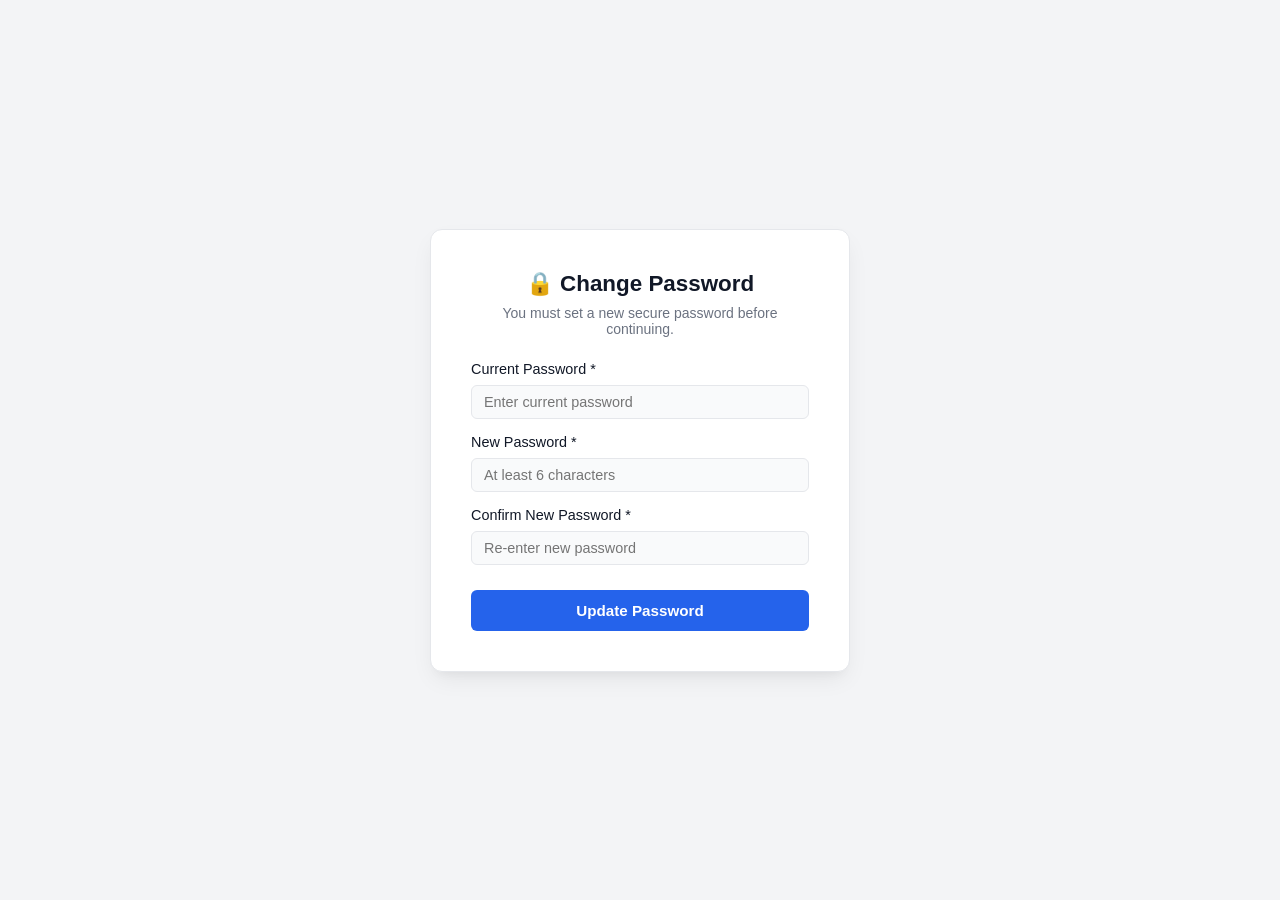
<file: password.html>
<!DOCTYPE html>
<html lang="en">
<head>
    <meta charset="UTF-8">
    <meta name="viewport" content="width=device-width, initial-scale=1.0">
    <title>Change Password — Beauty Store POS</title>
    <link rel="stylesheet" href="style.css">
</head>
<body class="login-body">

    <div class="login-card">
        <div class="login-header">
            <h2>🔒 Change Password</h2>
            <p>You must set a new secure password before continuing.</p>
        </div>

        <!-- Alert Notification Box -->
        <div id="password-alert" class="alert-message" style="display: none;"></div>

        <form id="password-form">
            <div class="form-group">
                <label for="current-password">Current Password *</label>
                <input 
                    type="password" 
                    id="current-password" 
                    class="form-control" 
                    placeholder="Enter current password" 
                    required 
                    autocomplete="current-password"
                >
            </div>

            <div class="form-group">
                <label for="new-password">New Password *</label>
                <input 
                    type="password" 
                    id="new-password" 
                    class="form-control" 
                    placeholder="At least 6 characters" 
                    required 
                    autocomplete="new-password"
                >
            </div>

            <div class="form-group">
                <label for="confirm-password">Confirm New Password *</label>
                <input 
                    type="password" 
                    id="confirm-password" 
                    class="form-control" 
                    placeholder="Re-enter new password" 
                    required 
                    autocomplete="new-password"
                >
            </div>

            <button type="submit" id="btn-submit" class="btn btn-primary btn-block">
                Update Password
            </button>
        </form>
    </div>

    <!-- Controller JS -->
    <script src="password.js"></script>
</body>
</html>
</file>
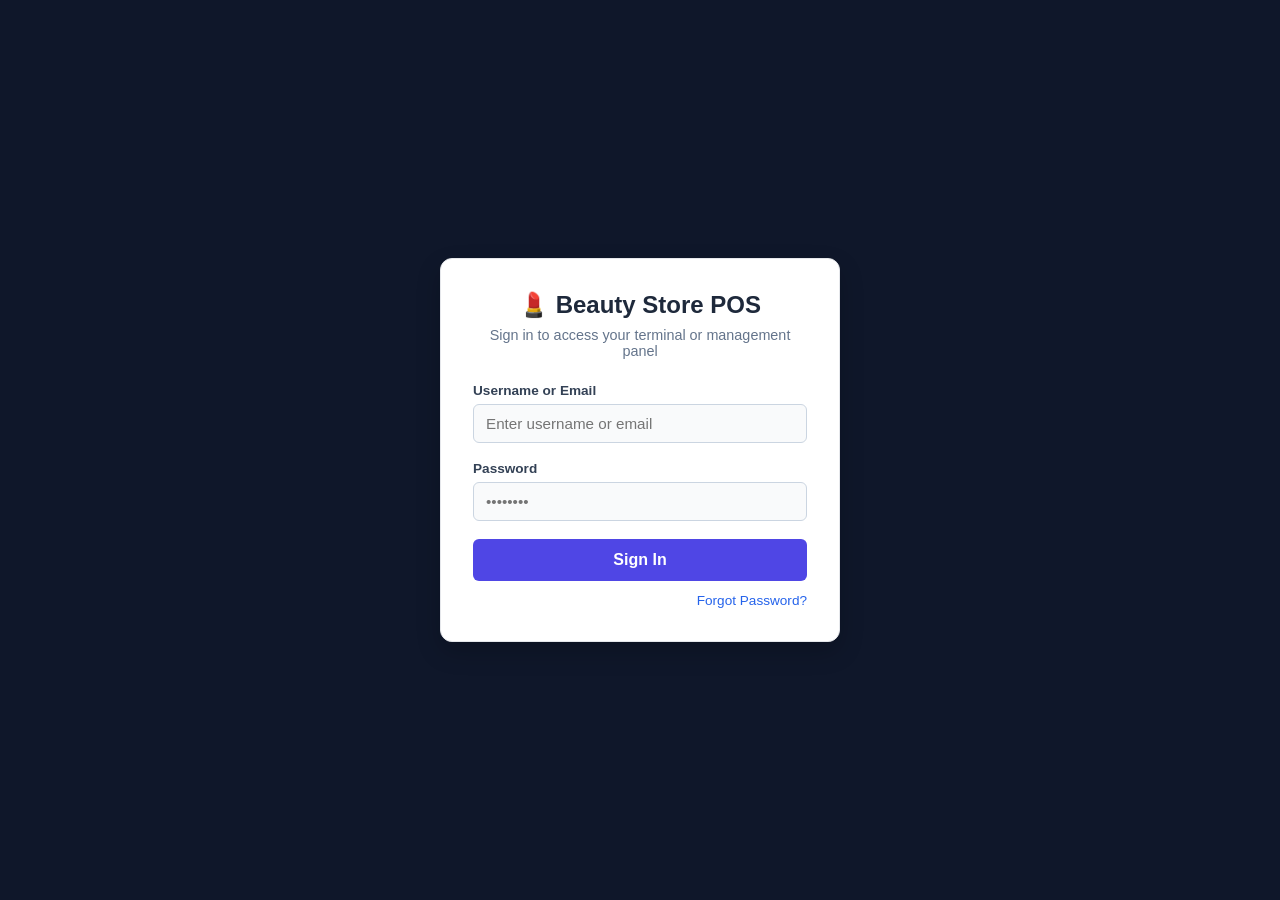
<file: record_sale.html>
<!DOCTYPE html>
<html lang="en">
<head>
    <meta charset="UTF-8">
    <meta name="viewport" content="width=device-width, initial-scale=1.0">
    <title>Beauty Shop System - Record Sale</title>
    <link rel="stylesheet" href="style.css">
</head>
<body>
    <header class="topbar">
        <h1>Beauty Store POS</h1>
        <div class="user-profile" style="display: flex; align-items: center; gap: 12px;">
            <span id="nav-user-badge" class="role-badge">Loading...</span>
            <button type="button" onclick="logoutUser()" class="btn-logout">
                🚪 Logout
            </button>
        </div>
    </header>
    
    <div class="app-container">
        <aside class="sidebar">
            <div class="sidebar-category">Main</div>
            <a href="dashboard.html" class="admin-only">📊 Dashboard</a>
            <a href="record_sale.html" class="active">🛒 Record Sale</a>
            <a href="inventory.html">📦 Master Inventory</a>
            <a href="add_product.html" class="admin-only">➕ Add Product</a>
            <a href="restock_product.html" class="admin-only">🔄 Restock Product</a>

            <div class="sidebar-category">Reports</div>
            <a href="view_sales.html">📄 View Sales</a>
            <a href="debts.html">⏰ Outstanding Debts</a>
            <a href="low_stock.html">⚠️ Low Stock</a>
            <a href="admin/users.html" class="admin-only">👥 User Management</a>
            <a href="admin/reports.html" class="admin-only">📈 P&L Reports</a>
        </aside>

        <main class="main-content">
            <div class="header-title">
                <h2>🛒 Record Sale</h2>
                <p>Record a new sale and collect payment (Cash, M-Pesa, or Debt). Stock updates automatically.</p>
            </div>

            <div class="content-container">
                
                <section class="card">
                    <h3>New Sale</h3>
                    
                    <div class="form-grid">
                        <div>
                            <div class="form-group">
                                <label>Product</label>
                                <select class="form-control" id="productSelect">
                                    <!-- Populated dynamically -->
                                </select>
                            </div>

                            <div class="form-group">
                                <label>Quantity</label>
                                <input type="number" id="quantity" class="form-control" value="1" min="1">
                                <div class="help-text">Current stock: <span id="currentStock">0</span></div>
                            </div>

                            <div class="form-group">
                                <label>Total Amount</label>
                                <input type="text" id="totalAmount" class="form-control" value="0 Ksh" readonly style="background-color: #f3f4f6;">
                            </div>
                        </div>

                        <div>
                            <div class="form-group">
                                <label>Payment Method</label>
                                <div class="payment-methods">
                                    <button class="btn-payment active" data-method="cash">Cash</button>
                                    <button class="btn-payment" data-method="mpesa">M-Pesa</button>
                                    <button class="btn-payment" data-method="debt">Debt</button>
                                </div>
                            </div>

                            <div class="form-group">
                                <label>Amount Paid</label>
                                <input type="number" id="amountPaid" class="form-control" value="0" min="0">
                            </div>

                            <div class="form-group">
                                <label>Change (Cash/M-Pesa)</label>
                                <input type="text" id="changeAmount" class="form-control" value="0 Ksh" readonly style="background-color: #f3f4f6;">
                            </div>
                        </div>
                    </div>

                    <!-- Customer Debt Details Box -->
                    <div class="info-box" id="debtInfoBox" style="display: none; background-color: #fffbeb; border: 1px solid #fef3c7; padding: 15px; border-radius: 6px; margin-bottom: 20px;">
                        <strong style="color: #b45309; display: block; margin-bottom: 10px;">👤 Customer Debt Details</strong>
                        <div style="display: flex; gap: 15px; margin-bottom: 12px;">
                            <div class="form-group" style="flex: 1; margin-bottom: 0;">
                                <label style="font-size: 0.8rem; color: #92400e;">Customer Name *</label>
                                <input type="text" id="debtorName" class="form-control" placeholder="e.g., John Doe" style="border-color: #fcd34d;">
                            </div>
                            <div class="form-group" style="flex: 1; margin-bottom: 0;">
                                <label style="font-size: 0.8rem; color: #92400e;">Phone Number</label>
                                <input type="text" id="debtorPhone" class="form-control" placeholder="e.g., 0712345678" style="border-color: #fcd34d;">
                            </div>
                        </div>

                        <!-- Deposit Paid Via Section -->
                        <div id="depositMethodGroup" style="border-top: 1px dashed #fcd34d; padding-top: 10px; margin-top: 10px;">
                            <label style="font-size: 0.85rem; font-weight: 600; color: #92400e; display: block; margin-bottom: 6px;">
                                Deposit Paid Via (For <span id="depositLabel">0 Ksh</span> paid today):
                            </label>
                            <div style="display: flex; gap: 20px;">
                                <label style="font-size: 0.85rem; color: #78350f; cursor: pointer; display: flex; align-items: center; gap: 6px;">
                                    <input type="radio" name="depositMethod" value="cash" checked> 💵 Cash
                                </label>
                                <label style="font-size: 0.85rem; color: #78350f; cursor: pointer; display: flex; align-items: center; gap: 6px;">
                                    <input type="radio" name="depositMethod" value="mpesa"> 📱 M-Pesa
                                </label>
                            </div>
                        </div>
                    </div>

                    <div class="actions">
                        <button class="btn btn-secondary" id="resetBtn">Reset</button>
                        <button class="btn btn-primary">Record Sale</button>
                    </div>
                </section>

                <section class="card">
                    <h3>🧾 Recent Sales</h3>
                    <table>
                        <thead>
                            <tr>
                                <th>Sale ID</th>
                                <th>Product</th>
                                <th>Qty</th>
                                <th>Total</th>
                                <th>Paid</th>
                                <th>Method</th>
                                <th>Date</th>
                            </tr>
                        </thead>
                        <tbody>
                            <!-- Dynamically loaded -->
                        </tbody>
                    </table>
                    <a href="view_sales.html" style="display: block; margin-top: 15px; color: var(--primary-blue); text-decoration: none; font-size: 0.9rem;">View all sales →</a>
                </section>
                
            </div>
        </main>
    </div>

<script>
    let productsList = [];
    let activeMethod = 'cash';

    // DOM Elements
    const productSelect = document.getElementById('productSelect');
    const quantityInput = document.getElementById('quantity');
    const currentStockSpan = document.getElementById('currentStock');
    const totalAmountInput = document.getElementById('totalAmount');
    const amountPaidInput = document.getElementById('amountPaid');
    const changeAmountInput = document.getElementById('changeAmount');
    
    // Debt & Deposit Elements
    const debtInfoBox = document.getElementById('debtInfoBox');
    const debtorNameInput = document.getElementById('debtorName');
    const debtorPhoneInput = document.getElementById('debtorPhone');
    const depositMethodGroup = document.getElementById('depositMethodGroup');
    const depositLabel = document.getElementById('depositLabel');

    const paymentBtns = document.querySelectorAll('.btn-payment');
    const resetBtn = document.getElementById('resetBtn');
    const recordSaleBtn = document.querySelector('.actions .btn-primary');
    const recentSalesTbody = document.querySelector('section.card table tbody');

    // Load live products
    async function loadProducts() {
        try {
            const res = await fetch('/api/products.php');
            if (!res.ok) throw new Error('Failed to load products');
            
            productsList = await res.json();
            productSelect.innerHTML = '';

            if (!Array.isArray(productsList) || productsList.length === 0) {
                productSelect.innerHTML = '<option value="">No products available</option>';
                currentStockSpan.textContent = '0';
                totalAmountInput.value = '0 Ksh';
                return;
            }

            productsList.forEach(p => {
                const opt = document.createElement('option');
                opt.value = p.id;
                const price = parseFloat(p.selling_price || p.price || 0);
                opt.textContent = `${p.name} (${p.category || 'General'}) — ${price.toLocaleString()} Ksh`;
                productSelect.appendChild(opt);
            });

            if (productsList[0]) {
                const firstProdPrice = parseFloat(productsList[0].selling_price || productsList[0].price || 0);
                amountPaidInput.value = firstProdPrice * parseInt(quantityInput.value || 1);
            }
            
            updateCalculations();
        } catch (err) {
            console.error('Products load error:', err);
            productSelect.innerHTML = '<option value="">Error loading products from server</option>';
        }
    }

    function getSelectedProduct() {
        const selectedId = productSelect.value;
        return productsList.find(p => String(p.id) === String(selectedId));
    }

    // Recalculate amounts and update UI
    function updateCalculations() {
        const prod = getSelectedProduct();
        if (!prod) return;

        const stock = parseInt(prod.stock ?? prod.quantity ?? 0);
        const price = parseFloat(prod.selling_price ?? prod.price ?? 0);
        const qty = parseInt(quantityInput.value) || 1;

        currentStockSpan.textContent = stock;
        
        const total = price * qty;
        totalAmountInput.value = total.toLocaleString() + ' Ksh';

        const paid = parseFloat(amountPaidInput.value) || 0;
        const change = paid - total;
        changeAmountInput.value = (change > 0 ? change : 0).toLocaleString() + ' Ksh';

        // Show Debt Info Box if method is 'debt' OR if paid amount < total
        const isDebtTransaction = activeMethod === 'debt' || (paid < total && paid >= 0);
        debtInfoBox.style.display = isDebtTransaction ? 'block' : 'none';

        // Show Deposit Paid Via section if a deposit was actually paid (> 0)
        if (isDebtTransaction && paid > 0) {
            depositMethodGroup.style.display = 'block';
            depositLabel.textContent = paid.toLocaleString() + ' Ksh';
        } else {
            depositMethodGroup.style.display = 'none';
        }
    }

    // Toggle Payment Method
    paymentBtns.forEach(btn => {
        btn.addEventListener('click', (e) => {
            e.preventDefault();
            paymentBtns.forEach(b => b.classList.remove('active'));
            btn.classList.add('active');
            activeMethod = btn.getAttribute('data-method');

            const prod = getSelectedProduct();
            if (prod) {
                const price = parseFloat(prod.selling_price ?? prod.price ?? 0);
                const qty = parseInt(quantityInput.value) || 1;
                const total = price * qty;

                if (activeMethod === 'cash' || activeMethod === 'mpesa') {
                    amountPaidInput.value = total;
                } else if (activeMethod === 'debt') {
                    const currentPaid = parseFloat(amountPaidInput.value) || 0;
                    // Reset to 0 if previously full amount to prompt deposit entry
                    if (currentPaid >= total) {
                        amountPaidInput.value = 0;
                    }
                }
            }

            updateCalculations();
        });
    });

    productSelect.addEventListener('change', () => {
        const prod = getSelectedProduct();
        if (prod) {
            const price = parseFloat(prod.selling_price ?? prod.price ?? 0);
            const qty = parseInt(quantityInput.value) || 1;
            amountPaidInput.value = activeMethod === 'debt' ? 0 : price * qty;
        }
        updateCalculations();
    });

    quantityInput.addEventListener('input', () => {
        const prod = getSelectedProduct();
        if (prod) {
            const price = parseFloat(prod.selling_price ?? prod.price ?? 0);
            const qty = parseInt(quantityInput.value) || 1;
            if (activeMethod !== 'debt') {
                amountPaidInput.value = price * qty;
            }
        }
        updateCalculations();
    });

    amountPaidInput.addEventListener('input', updateCalculations);

    // Save Sale Submission
    recordSaleBtn.addEventListener('click', async (e) => {
        e.preventDefault();
        
        const prod = getSelectedProduct();
        if (!prod) {
            alert('Please select a valid product.');
            return;
        }

        const qty = parseInt(quantityInput.value) || 0;
        const stock = parseInt(prod.stock ?? prod.quantity ?? 0);

        if (qty <= 0) {
            alert('Please enter a valid quantity.');
            return;
        }

        if (qty > stock) {
            alert(`❌ Insufficient stock! Only ${stock} units remaining.`);
            return;
        }

        const unitPrice = parseFloat(prod.selling_price ?? prod.price ?? 0);
        const totalAmount = unitPrice * qty;
        const amountPaid = parseFloat(amountPaidInput.value) || 0;
        const debtAmount = totalAmount - amountPaid;

        const selectedDepositMethod = document.querySelector('input[name="depositMethod"]:checked')?.value || 'cash';

        // STRICT RESTRICTION: Block Debt sales if full amount (or more) is inserted
        if (activeMethod === 'debt') {
            if (amountPaid >= totalAmount) {
                alert(`❌ Cannot record full payment as Debt!\n\nAmount paid (${amountPaid.toLocaleString()} Ksh) is equal to or greater than the Total Amount (${totalAmount.toLocaleString()} Ksh).\n\n• For full payments, select Cash or M-Pesa.\n• For debt sales, enter a partial deposit less than ${totalAmount.toLocaleString()} Ksh.`);
                amountPaidInput.focus();
                return;
            }
        } else {
            // Block Cash/M-Pesa if partial payment is inserted
            if (amountPaid < totalAmount) {
                alert(`⚠️ Partial payment detected!\n\nAmount paid (${amountPaid.toLocaleString()} Ksh) is less than the Total Amount (${totalAmount.toLocaleString()} Ksh).\n\nPlease select 'Debt' as the payment method to record this sale.`);
                return;
            }
        }

        // Require debtor name for debt sales
        if (debtAmount > 0 && !debtorNameInput.value.trim()) {
            alert('⚠️ Please enter the Customer Name for credit/debt sales.');
            debtorNameInput.focus();
            return;
        }

        recordSaleBtn.disabled = true;
        recordSaleBtn.textContent = "Processing...";

        try {
            // 1. Post Sale Record
            // 1. Post Sale Record
const salePayload = {
    product_id: prod.id,
    quantity: qty,
    description: `${prod.name} (x${qty})`,
    customer_name: (activeMethod === 'debt' || debtAmount > 0) ? debtorNameInput.value.trim() : null,
    amount: totalAmount,
    total_amount: totalAmount,
    amount_paid: amountPaid,
    method: activeMethod,
    deposit_method: amountPaid > 0 ? selectedDepositMethod : null,
    date: new Date().toISOString()
};

            const saleRes = await fetch('/api/sales.php', {
                method: 'POST',
                headers: { 'Content-Type': 'application/json' },
                body: JSON.stringify(salePayload)
            });

            if (!saleRes.ok) {
                const errData = await saleRes.json().catch(() => ({}));
                throw new Error(errData.error || 'Failed to record sale.');
            }

            // 2. Post Debt Record if balance remains unpaid
            if (debtAmount > 0) {
                const debtPayload = {
                    customer_name: debtorNameInput.value.trim(),
                    phone: debtorPhoneInput.value.trim() || 'N/A',
                    item_description: `${prod.name} (x${qty})`,
                    amount: debtAmount,
                    original_amount: totalAmount,
                    deposit: amountPaid,
                    deposit_method: amountPaid > 0 ? selectedDepositMethod : null,
                    date: new Date().toISOString().split('T')[0]
                };

                await fetch('/api/debts.php', {
                    method: 'POST',
                    headers: { 'Content-Type': 'application/json' },
                    body: JSON.stringify(debtPayload)
                });
            }

            alert('🎉 Sale recorded successfully! Stock and ledgers updated.');
            
            // Reset Form
            debtorNameInput.value = '';
            debtorPhoneInput.value = '';
            quantityInput.value = 1;

            await loadProducts();
            await loadRecentSales();

        } catch (err) {
            console.error('Checkout error:', err);
            alert('❌ Error: ' + err.message);
        } finally {
            recordSaleBtn.disabled = false;
            recordSaleBtn.textContent = "Record Sale";
        }
    });

    // Populate Recent Sales Table
    async function loadRecentSales() {
        if (!recentSalesTbody) return;
        try {
            const res = await fetch('/api/sales.php');
            if (!res.ok) return;
            const sales = await res.json();

            recentSalesTbody.innerHTML = '';
            if (!Array.isArray(sales) || sales.length === 0) {
                recentSalesTbody.innerHTML = `<tr><td colspan="7" style="text-align: center; color: var(--text-muted);">No sales recorded yet.</td></tr>`;
                return;
            }

            const recent = sales.slice(0, 5);
            recent.forEach(s => {
                const tr = document.createElement('tr');
                const methodKey = (s.method || 'cash').toLowerCase();
                const badgeClass = methodKey === 'cash' ? 'badge-cash' : (methodKey === 'mpesa' ? 'badge-mpesa' : 'badge-debt');
                
                const formattedDate = s.created_at || s.date ? 
                    new Date(s.created_at || s.date).toLocaleTimeString([], { hour: '2-digit', minute: '2-digit' }) : 'Recent';

                const totalVal = parseFloat(s.total_amount ?? s.amount ?? 0);
                const paidVal = s.amount_paid !== undefined && s.amount_paid !== null ? parseFloat(s.amount_paid) : parseFloat(s.amount || 0);

                tr.innerHTML = `
                    <td>#${s.id}</td>
                    <td>${s.description || s.product_name || 'Sale'}</td>
                    <td>${s.quantity || 1}</td>
                    <td>${totalVal.toLocaleString()} Ksh</td>
                    <td>${paidVal.toLocaleString()} Ksh</td>
                    <td><span class="badge ${badgeClass}">${methodKey.toUpperCase()}</span></td>
                    <td>${formattedDate}</td>
                `;
                recentSalesTbody.appendChild(tr);
            });
        } catch (err) {
            console.error('Sales log load error:', err);
        }
    }

    resetBtn.addEventListener('click', (e) => {
        e.preventDefault();
        quantityInput.value = 1;
        debtorNameInput.value = '';
        debtorPhoneInput.value = '';
        updateCalculations();
    });

    loadProducts();
    loadRecentSales();
</script>
<script src="auth_ui.js"></script>
</body>
</html>
</file>
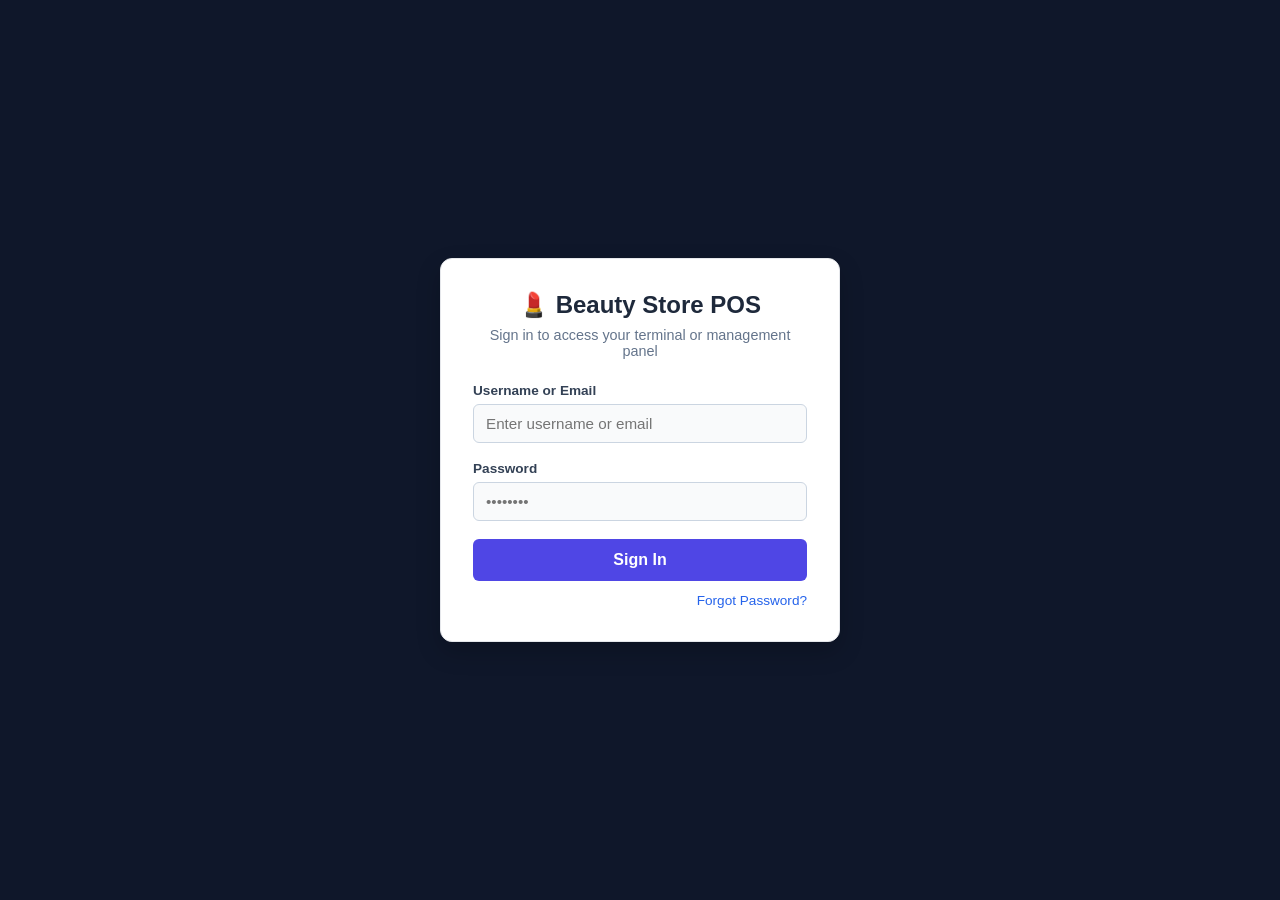
<file: reports.html>
<!DOCTYPE html>
<html lang="en">
<head>
    <meta charset="UTF-8">
    <meta name="viewport" content="width=device-width, initial-scale=1.0">
    <title>Beauty Shop System - Reports & Sales Stream</title>
    <link rel="stylesheet" href="style.css">
    <style>
        .filter-container {
            display: flex;
            gap: 15px;
            margin-bottom: 20px;
            flex-wrap: wrap;
        }
        .filter-input {
            padding: 8px 12px;
            border: 1px solid #d1d5db;
            border-radius: 6px;
            font-size: 0.9rem;
        }
        .filter-input:focus {
            outline: none;
            border-color: #2563eb;
        }
        .summary-cards {
            display: grid;
            grid-template-columns: repeat(auto-fit, minmax(220px, 1fr));
            gap: 15px;
            margin-bottom: 25px;
        }
        .stat-card {
            background: #fff;
            padding: 18px;
            border-radius: 8px;
            border: 1px solid #e5e7eb;
            box-shadow: 0 1px 3px rgba(0,0,0,0.05);
        }
        .stat-card h4 {
            margin: 0 0 8px 0;
            font-size: 0.85rem;
            color: #6b7280;
            text-transform: uppercase;
        }
        .stat-card .value {
            font-size: 1.5rem;
            font-weight: bold;
        }
        .badge-debt { background-color: #fef2f2; color: #dc2626; border: 1px solid #fecaca; }
        .badge-cash { background-color: #ecfdf5; color: #059669; border: 1px solid #a7f3d0; }
        .badge-mpesa { background-color: #eff6ff; color: #2563eb; border: 1px solid #bfdbfe; }
        .badge {
            padding: 4px 8px;
            border-radius: 12px;
            font-size: 0.75rem;
            font-weight: 600;
            display: inline-block;
        }
    </style>
</head>
<body>
    <header class="topbar">
        <h1>Beauty Store POS</h1>
        <div class="user-profile" style="display: flex; align-items: center; gap: 12px;">
            <span id="nav-user-badge" class="role-badge">Loading...</span>
            <button type="button" onclick="logoutUser()" class="btn-logout">🚪 Logout</button>
        </div>
    </header>
    
    <div class="app-container">
        <aside class="sidebar">
            <div class="sidebar-category">Main</div>
            <a href="dashboard.html" class="admin-only">📊 Dashboard</a>
            <a href="record_sale.html">🛒 Record Sale</a>
            <a href="inventory.html">📦 Master Inventory</a>
            <a href="add_product.html" class="admin-only">➕ Add Product</a>
            <a href="restock_product.html" class="admin-only">🔄 Restock Product</a>

            <div class="sidebar-category">Reports</div>
            <a href="view_sales.html">📄 View Sales</a>
            <a href="debts.html">⏰ Outstanding Debts</a>
            <a href="low_stock.html">⚠️ Low Stock</a>
            <a href="admin/users.html" class="admin-only">👥 User Management</a>
            <a href="reports.html" class="active">📈 P&L Reports</a>
        </aside>

        <main class="main-content">
            <div class="header-title">
                <h2>📜 Transaction Stream & Financial Reports</h2>
                <p>Track cash flow, partial deposits, customer debt breakdowns, and real-time revenue ledger.</p>
            </div>

            <div class="summary-cards">
                <div class="stat-card">
                    <h4>Total Cash Collected</h4>
                    <div class="value" id="statCollected" style="color: #059669;">0 Ksh</div>
                </div>
                <div class="stat-card">
                    <h4>Outstanding Debt</h4>
                    <div class="value" id="statDebt" style="color: #dc2626;">0 Ksh</div>
                </div>
                <div class="stat-card">
                    <h4>Total Gross Sales</h4>
                    <div class="value" id="statTotalSales" style="color: #2563eb;">0 Ksh</div>
                </div>
            </div>

            <section class="card">
                <h3>📜 Transaction Stream</h3>
                
                <div class="filter-container">
                    <input type="text" id="searchInput" class="filter-input" placeholder="🔍 Search description, product, or customer..." style="flex: 2; min-width: 240px;">
                    <select id="paymentFilter" class="filter-input" style="flex: 1; min-width: 180px;">
                        <option value="all">All Payment Channels</option>
                        <option value="cash">💵 Cash Only</option>
                        <option value="mpesa">📱 M-Pesa Only</option>
                        <option value="debt">📌 On Credit / Debt</option>
                    </select>
                </div>

                <table>
                    <thead>
                        <tr>
                            <th>Date & Time</th>
                            <th>Description / Item</th>
                            <th>Payment Channel</th>
                            <th>Amount Collected & Debt Status</th>
                        </tr>
                    </thead>
                    <tbody id="transactionTbody">
                        <tr><td colspan="4" style="text-align: center; color: #6b7280;">Loading transaction stream...</td></tr>
                    </tbody>
                </table>
            </section>
        </main>
    </div>

<script>
    let rawSalesData = [];

    async function fetchSalesData() {
        try {
            const res = await fetch('/api/sales.php');
            if (!res.ok) throw new Error('Failed to load transaction history');
            
            rawSalesData = await res.json();
            calculateSummaryStats(rawSalesData);
            filterAndRender();
        } catch (err) {
            console.error('Data error:', err);
            document.getElementById('transactionTbody').innerHTML = 
                `<tr><td colspan="4" style="text-align: center; color: #dc2626;">Error loading transaction data from backend.</td></tr>`;
        }
    }

    function calculateSummaryStats(sales) {
        let totalCollected = 0;
        let totalDebt = 0;
        let totalGross = 0;

        sales.forEach(s => {
            const total = parseFloat(s.total_amount ?? s.amount ?? 0);
            const method = (s.method || 'cash').toLowerCase();
            const paid = s.amount_paid !== undefined && s.amount_paid !== null 
                ? parseFloat(s.amount_paid) 
                : (method === 'debt' ? 0 : total);

            const unpaid = total - paid;

            totalCollected += paid;
            if (unpaid > 0) totalDebt += unpaid;
            totalGross += total;
        });

        document.getElementById('statCollected').textContent = totalCollected.toLocaleString() + ' Ksh';
        document.getElementById('statDebt').textContent = totalDebt.toLocaleString() + ' Ksh';
        document.getElementById('statTotalSales').textContent = totalGross.toLocaleString() + ' Ksh';
    }

    function filterAndRender() {
        const searchTerm = document.getElementById('searchInput').value.toLowerCase().trim();
        const selectedChannel = document.getElementById('paymentFilter').value;
        const tbody = document.getElementById('transactionTbody');

        const filtered = rawSalesData.filter(s => {
            const descMatch = (s.description || '').toLowerCase().includes(searchTerm);
            const nameMatch = (s.customer_name || '').toLowerCase().includes(searchTerm);
            const matchesText = descMatch || nameMatch;

            const methodKey = (s.method || 'cash').toLowerCase();
            const matchesChannel = (selectedChannel === 'all') || (methodKey === selectedChannel);

            return matchesText && matchesChannel;
        });

        tbody.innerHTML = '';

        if (filtered.length === 0) {
            tbody.innerHTML = `<tr><td colspan="4" style="text-align: center; color: #6b7280; padding: 20px;">No matching transactions found.</td></tr>`;
            return;
        }

        filtered.forEach(s => {
            const tr = document.createElement('tr');
            
            const methodKey = (s.method || 'cash').toLowerCase();
            const totalAmount = parseFloat(s.total_amount ?? s.amount ?? 0);
            const amountPaid = s.amount_paid !== undefined && s.amount_paid !== null 
                ? parseFloat(s.amount_paid) 
                : (methodKey === 'debt' ? 0 : totalAmount);
            
            const unpaidBal = totalAmount - amountPaid;

            // Date formatting
            const dateStr = s.created_at || s.date || 'N/A';

            // Item Description + Debtor Name
            let descriptionHtml = `<strong>${s.description || 'Sale Transaction'}</strong>`;
            if (s.customer_name && s.customer_name.trim() !== '') {
                descriptionHtml += `<br><small style="color: #b45309; font-weight: 600;">👤 Customer: ${s.customer_name}</small>`;
            }

            // Payment Badge
            let badgeClass = 'badge-cash';
            let badgeLabel = '💵 CASH';

            if (methodKey === 'mpesa') {
                badgeClass = 'badge-mpesa';
                badgeLabel = '📱 M-PESA';
            } else if (methodKey === 'debt' || unpaidBal > 0) {
                badgeClass = 'badge-debt';
                badgeLabel = '📌 ON CREDIT';
            }

            // Amount Collected & Unpaid breakdown
            let amountHtml = '';
            if (unpaidBal > 0) {
                amountHtml = `
                    <span style="color: #059669; font-weight: 700;">+${amountPaid.toLocaleString()} Ksh</span> 
                    <small style="color: #6b7280;">(Collected)</small>
                    <br>
                    <small style="color: #dc2626; font-weight: 700;">⚠️ Unpaid: ${unpaidBal.toLocaleString()} Ksh</small>
                `;
            } else {
                amountHtml = `<span style="color: #059669; font-weight: 700;">+${totalAmount.toLocaleString()} Ksh</span>`;
            }

            tr.innerHTML = `
                <td style="font-size: 0.85rem; color: #4b5563;">${dateStr}</td>
                <td>${descriptionHtml}</td>
                <td><span class="badge ${badgeClass}">${badgeLabel}</span></td>
                <td>${amountHtml}</td>
            `;

            tbody.appendChild(tr);
        });
    }

    // Event Listeners
    document.getElementById('searchInput').addEventListener('input', filterAndRender);
    document.getElementById('paymentFilter').addEventListener('change', filterAndRender);

    fetchSalesData();
</script>
<script src="auth_ui.js"></script>
</body>
</html>
</file>
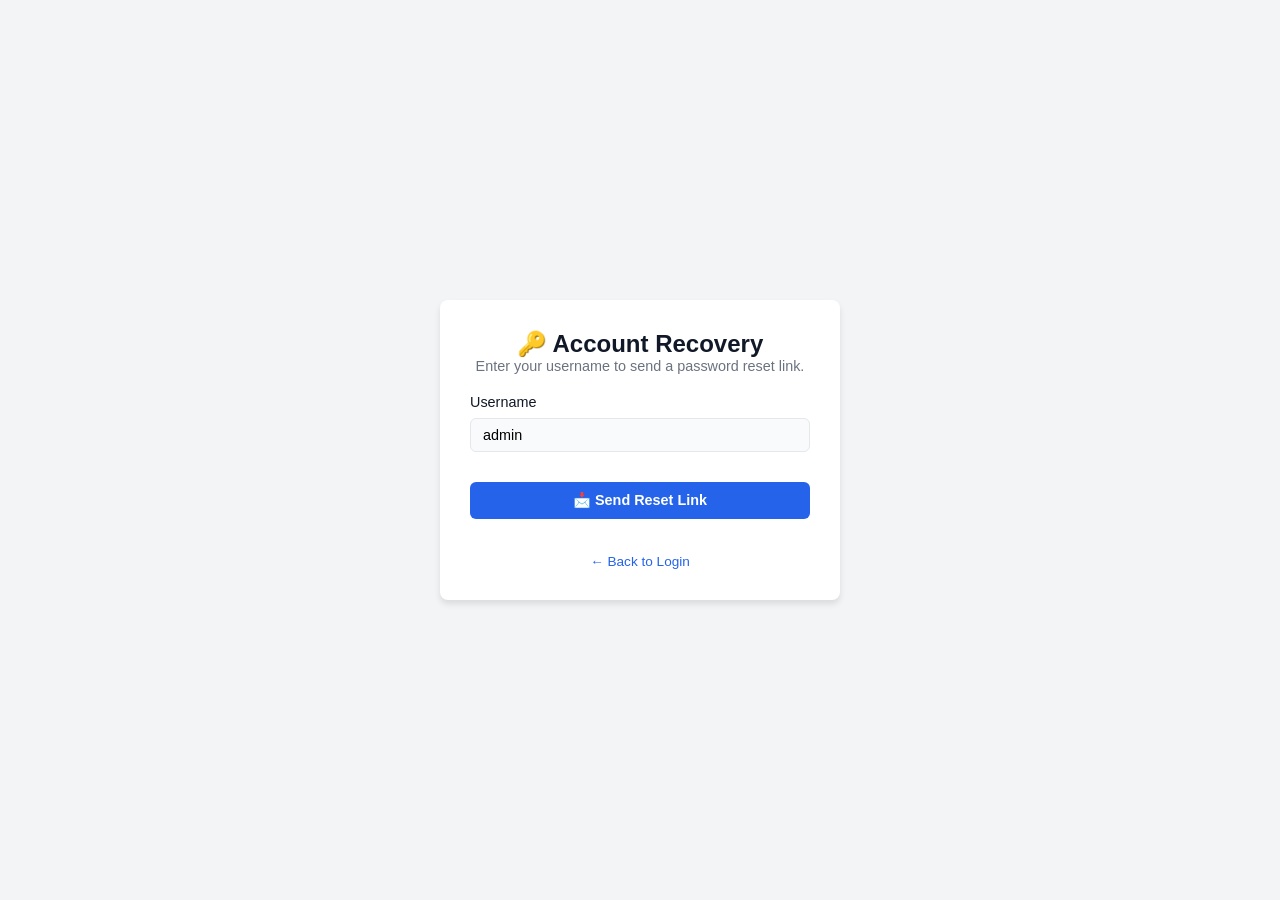
<file: reset_password.html>
<!DOCTYPE html>
<html lang="en">
<head>
    <meta charset="UTF-8">
    <meta name="viewport" content="width=device-width, initial-scale=1.0">
    <title>Beauty Shop POS - Forgot Password</title>
    <link rel="stylesheet" href="style.css">
    <style>
        body { display: flex; align-items: center; justify-content: center; min-height: 100vh; background-color: #f3f4f6; }
        .reset-card { background: #fff; padding: 30px; border-radius: 8px; box-shadow: 0 4px 6px rgba(0,0,0,0.1); width: 100%; max-width: 400px; text-align: center; }
        .masked-badge { background-color: #eff6ff; color: #1d4ed8; padding: 10px; border-radius: 6px; font-weight: 600; font-size: 0.95rem; margin: 15px 0; border: 1px solid #bfdbfe; word-break: break-all; }
    </style>
</head>
<body>

<div class="reset-card">
    <h2>🔑 Account Recovery</h2>
    <p style="color: #6b7280; font-size: 0.9rem;">Enter your username to send a password reset link.</p>

    <div class="form-group" style="text-align: left; margin-top: 20px;">
        <label>Username</label>
        <input type="text" id="usernameInput" class="form-control" value="admin" placeholder="e.g., admin">
    </div>

    <div id="emailPreviewBox" style="display: none;">
        <p style="font-size: 0.85rem; color: #374151; margin-bottom: 5px;">Configured recovery email:</p>
        <div id="maskedEmailText" class="masked-badge">Loading...</div>
    </div>

    <button id="sendBtn" class="btn btn-primary" style="width: 100%; margin-top: 15px;">
        📩 Send Reset Link
    </button>

    <div id="statusMsg" style="margin-top: 15px; font-size: 0.85rem;"></div>

    <a href="index.html" style="display: inline-block; margin-top: 20px; color: #2563eb; text-decoration: none; font-size: 0.85rem;">← Back to Login</a>
</div>

<script>
    const usernameInput = document.getElementById('usernameInput');
    const emailPreviewBox = document.getElementById('emailPreviewBox');
    const maskedEmailText = document.getElementById('maskedEmailText');
    const sendBtn = document.getElementById('sendBtn');
    const statusMsg = document.getElementById('statusMsg');

    // Fetch and display masked email dynamically on input
    async function checkMaskedEmail() {
        const username = usernameInput.value.trim();
        if (!username) return;

        try {
            const res = await fetch(`/api/forgot_password.php?username=${encodeURIComponent(username)}`);
            if (res.ok) {
                const data = await res.json();
                maskedEmailText.textContent = `Send link to ${data.masked_email}`;
                sendBtn.textContent = `📩 Send link to ${data.masked_email}`;
                emailPreviewBox.style.display = 'block';
                sendBtn.disabled = false;
            } else {
                emailPreviewBox.style.display = 'none';
                sendBtn.textContent = '📩 Send Reset Link';
            }
        } catch (err) {
            console.error('Email preview error:', err);
        }
    }

    usernameInput.addEventListener('input', checkMaskedEmail);
    checkMaskedEmail(); // Initial load

    // Send Request
    sendBtn.addEventListener('click', async () => {
        sendBtn.disabled = true;
        sendBtn.textContent = 'Processing...';
        statusMsg.textContent = '';

        try {
            const res = await fetch('/api/forgot_password.php', {
                method: 'POST',
                headers: { 'Content-Type': 'application/json' },
                body: JSON.stringify({
                    action: 'request_reset',
                    username: usernameInput.value.trim()
                })
            });

            const data = await res.json();

            if (res.ok) {
                statusMsg.style.color = '#059669';
                statusMsg.innerHTML = `✅ Link sent to <strong>${data.masked_email}</strong>!<br><br><small style="color: #6b7280;">Dev Mode Reset Link:<br><a href="${data.reset_link_dev}">${data.reset_link_dev}</a></small>`;
            } else {
                statusMsg.style.color = '#dc2626';
                statusMsg.textContent = `❌ ${data.error || 'Failed to send request.'}`;
            }
        } catch (err) {
            statusMsg.style.color = '#dc2626';
            statusMsg.textContent = '❌ Server connection error.';
        } finally {
            sendBtn.disabled = false;
        }
    });
</script>
</body>
</html>
</file>
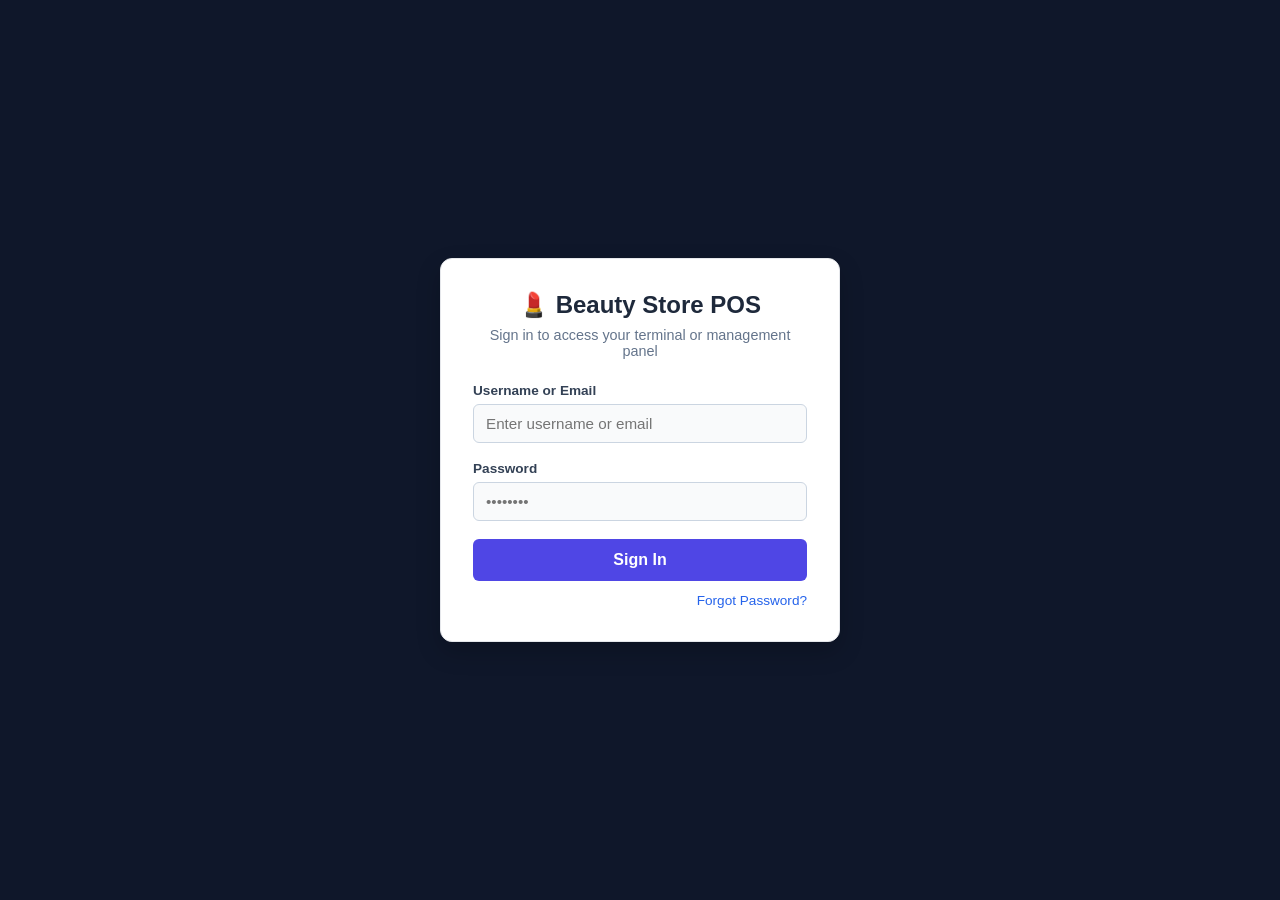
<file: restock_product.html>
<!DOCTYPE html>
<html lang="en">
<head>
    <meta charset="UTF-8">
    <meta name="viewport" content="width=device-width, initial-scale=1.0">
    <title>Beauty Store POS - Restock Product</title>
    <link rel="stylesheet" href="style.css">
</head>
<body>
<header class="topbar">
    <h1>Beauty Store POS</h1>
    <div class="user-profile" style="display: flex; align-items: center; gap: 12px;">
        <span id="nav-user-badge" class="role-badge">Loading...</span>
        <button type="button" onclick="logoutUser()" class="btn-logout">
            🚪 Logout
        </button>
    </div>
</header>
    <!-- Topbar Navigation -->
    <div class="app-container">
    <div class="app-container">
        <aside class="sidebar">
    <div class="sidebar-category">Main</div>
    <a href="dashboard.html" class="admin-only">📊 Dashboard</a>

    <a href="record_sale.html">🛒 Record Sale</a>
    <a href="inventory.html">📦 Master Inventory</a>
    <a href="add_product.html" class="admin-only">➕ Add Product</a>
    <a href="restock_product.html" class="admin-only">🔄 Restock Product</a>

    <div class="sidebar-category">Reports</div>
    <a href="view_sales.html">📄 View Sales</a>
    <a href="debts.html">⏰ Outstanding Debts</a>
    <a href="low_stock.html">⚠️ Low Stock</a>
    <a href="admin/users.html" class="admin-only">👥 User Management</a>
    <a href="admin/reports.html" class="admin-only">📈 P&L Reports</a>
</aside>
        <!-- Main Content Area -->
        <main class="main-content">
            <div class="header-title">
                <h2>📦 Restock Inventory</h2>
                <p>Update quantities for existing products. Values recalculate dynamically.</p>
            </div>

            <div class="content-container">
                <section class="card">
                    <h3>Restock Details</h3>
                    
                    <form id="restockForm">
                        <div class="form-grid">
                            <div>
                                <div class="form-group">
                                    <label for="existingProduct">Select Product</label>
                                    <select id="existingProduct" class="form-control" required>
                                        <option value="" disabled selected>Loading product catalog...</option>
                                    </select>
                                </div>

                                <div class="form-row" style="display: flex; gap: 15px;">
                                    <div class="form-group" style="flex: 1;">
                                        <label>Current Stock</label>
                                        <input type="text" id="currentStockDisplay" class="form-control" value="0" readonly style="background-color: #f3f4f6;">
                                    </div>
                                    <div class="form-group" style="flex: 1;">
                                        <label for="quantityToAdd">Quantity Arrived</label>
                                        <input type="number" id="quantityToAdd" class="form-control" placeholder="0" min="1" required>
                                    </div>
                                </div>

                                <div class="form-group">
                                    <label>New Total Stock</label>
                                    <input type="text" id="newTotalStock" class="form-control" value="0" readonly style="background-color: #e0f2fe; color: #0369a1; font-weight: bold;">
                                </div>
                            </div>

                            <div>
                                <div class="form-group">
                                    <label for="unitBuyingPrice">Unit Buying Price (KSh)</label>
                                    <input type="number" id="unitBuyingPrice" class="form-control" min="0" step="0.01" required>
                                </div>

                                <div class="form-group">
                                    <label>Total Restock Cost</label>
                                    <input type="text" id="totalRestockCost" class="form-control" value="0 KSh" readonly style="background-color: #f3f4f6;">
                                </div>

                                <div class="form-group">
                                    <label for="supplierDetails">Supplier / Invoice Notes (Optional)</label>
                                    <input type="text" id="supplierDetails" class="form-control" placeholder="e.g., L'Oreal Wholesale Batch #8492">
                                </div>
                            </div>
                        </div>

                        <div class="actions" style="margin-top: 30px;">
                            <button type="button" class="btn btn-secondary" id="clearRestockBtn">Clear</button>
                            <button type="submit" class="btn btn-primary" id="submitRestockBtn">Update Inventory</button>
                        </div>
                    </form>
                </section>
            </div>
        </main>
    </div>

<script>
    const productSelect = document.getElementById('existingProduct');
    const currentStockDisplay = document.getElementById('currentStockDisplay');
    const quantityToAdd = document.getElementById('quantityToAdd');
    const newTotalStock = document.getElementById('newTotalStock');
    const unitBuyingPrice = document.getElementById('unitBuyingPrice');
    const totalRestockCost = document.getElementById('totalRestockCost');
    const supplierDetails = document.getElementById('supplierDetails');
    const form = document.getElementById('restockForm');
    const clearBtn = document.getElementById('clearRestockBtn');
    const submitBtn = document.getElementById('submitRestockBtn');

    let inventory = [];

    // Load session user info into top bar
    const posUser = JSON.parse(localStorage.getItem('pos_user') || '{}');
    if (posUser.full_name) {
        document.getElementById('userNameDisplay').textContent = `👤 ${posUser.full_name}`;
    }
    if (posUser.role) {
        document.getElementById('userBadge').textContent = `Role: ${posUser.role.toUpperCase()}`;
    }

    // Fetch live inventory items
    async function loadInventory() {
        try {
            const response = await fetch('api/products.php');
            if (!response.ok) throw new Error('Failed to load inventory from server.');

            inventory = await response.json();
            
            productSelect.innerHTML = '<option value="" disabled selected>-- Choose a product --</option>';
            if (!inventory || inventory.length === 0) {
                productSelect.innerHTML = '<option value="" disabled selected>-- No products available in database --</option>';
                return;
            }

            inventory.forEach(product => {
                const opt = document.createElement('option');
                opt.value = product.id;
                opt.textContent = `${product.brand ? product.brand + ' - ' : ''}${product.name} (${product.category || 'General'})`;
                productSelect.appendChild(opt);
            });
        } catch (error) {
            console.error('Fetch Inventory Error:', error);
            productSelect.innerHTML = '<option value="" disabled selected>❌ Error connecting to database</option>';
        }
    }

    // Populate current stock and cost price on selection change
    productSelect.addEventListener('change', () => {
        const matchedProduct = inventory.find(p => String(p.id) === String(productSelect.value));
        if (matchedProduct) {
            currentStockDisplay.value = parseInt(matchedProduct.stock) || 0;
            unitBuyingPrice.value = parseFloat(matchedProduct.buying_price) || 0;
            quantityToAdd.value = '';
            calculateTotals();
        }
    });

    // Dynamic calculation function
    function calculateTotals() {
        const currentStock = parseInt(currentStockDisplay.value) || 0;
        const addedQty = parseInt(quantityToAdd.value) || 0;
        const unitPrice = parseFloat(unitBuyingPrice.value) || 0;

        newTotalStock.value = currentStock + addedQty;
        const computedCost = addedQty * unitPrice;
        totalRestockCost.value = computedCost.toLocaleString(undefined, {minimumFractionDigits: 2}) + ' KSh';
    }

    quantityToAdd.addEventListener('input', calculateTotals);
    unitBuyingPrice.addEventListener('input', calculateTotals);

    // Save updated stock directly to PostgreSQL database with audit logging
    form.addEventListener('submit', async (e) => {
        e.preventDefault();
        
        const prodId = productSelect.value;
        const matchedProduct = inventory.find(p => String(p.id) === String(prodId));

        if (!matchedProduct) {
            alert('Please select a valid product.');
            return;
        }

        const addedQty = parseInt(quantityToAdd.value) || 0;
        const updatedBuyingPrice = parseFloat(unitBuyingPrice.value) || 0;

        if (addedQty <= 0) {
            alert('Please enter a valid quantity arrived.');
            return;
        }

        submitBtn.disabled = true;
        submitBtn.textContent = "Processing...";

        try {
            const response = await fetch('api/restock.php', {
                method: 'POST',
                headers: { 'Content-Type': 'application/json' },
                body: JSON.stringify({
                    product_id: prodId,
                    qty_added: addedQty,
                    buying_price: updatedBuyingPrice,
                    supplier_name: supplierDetails.value.trim(),
                    notes: supplierDetails.value.trim()
                })
            });

            const result = await response.json();

            if (response.ok && result.status === 'success') {
                const currentStock = parseInt(matchedProduct.stock) || 0;
                alert(`📦 Inventory Restocked!\nUpdated stock for: ${matchedProduct.name}\nNew Stock Level: ${currentStock + addedQty} units.`);
                
                form.reset();
                resetDisplays();
                await loadInventory();
            } else {
                alert('❌ Failed to restock product: ' + (result.message || 'Server error'));
            }
        } catch (error) {
            console.error('Restock Error:', error);
            alert('❌ Network error updating stock in database.');
        } finally {
            submitBtn.disabled = false;
            submitBtn.textContent = "Update Inventory";
        }
    });

    function resetDisplays() {
        currentStockDisplay.value = "0";
        newTotalStock.value = "0";
        totalRestockCost.value = "0 KSh";
    }

    clearBtn.addEventListener('click', () => {
        form.reset();
        resetDisplays();
    });

    // Initial setup on page load
    loadInventory();
</script>
<script src="auth_ui.js"></script>
</body>
</html>
</file>
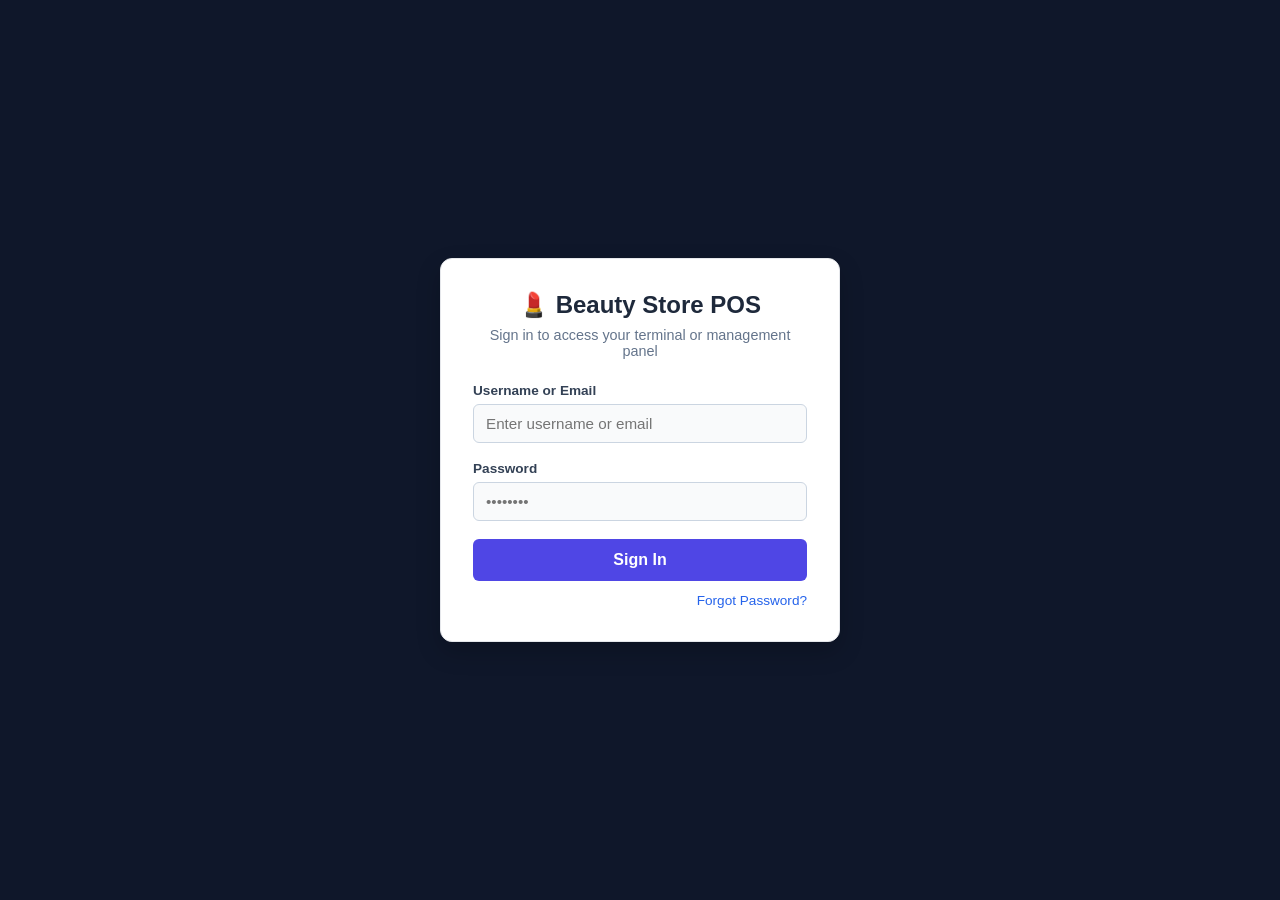
<file: view_sales.html>
<!DOCTYPE html>
<html lang="en">
<head>
    <meta charset="UTF-8">
    <meta name="viewport" content="width=device-width, initial-scale=1.0">
    <title>Beauty Shop POS - View Sales</title>
    <link rel="stylesheet" href="style.css">
    <style>
        .filter-bar {
            display: flex;
            gap: 15px;
            margin-bottom: 20px;
            flex-wrap: wrap;
        }
        .filter-input {
            padding: 9px 12px;
            border: 1px solid #d1d5db;
            border-radius: 6px;
            font-size: 0.9rem;
        }
        .filter-input:focus {
            outline: none;
            border-color: #2563eb;
        }
        .summary-cards {
            display: grid;
            grid-template-columns: repeat(auto-fit, minmax(220px, 1fr));
            gap: 15px;
            margin-bottom: 25px;
        }
        .stat-card {
            background: #fff;
            padding: 18px;
            border-radius: 8px;
            border: 1px solid #e5e7eb;
            box-shadow: 0 1px 3px rgba(0,0,0,0.05);
        }
        .stat-card h4 {
            margin: 0 0 8px 0;
            font-size: 0.85rem;
            color: #6b7280;
            text-transform: uppercase;
        }
        .stat-card .value {
            font-size: 1.5rem;
            font-weight: bold;
        }
        .badge-debt { background-color: #fef2f2; color: #dc2626; border: 1px solid #fecaca; }
        .badge-cash { background-color: #ecfdf5; color: #059669; border: 1px solid #a7f3d0; }
        .badge-mpesa { background-color: #eff6ff; color: #2563eb; border: 1px solid #bfdbfe; }
        .badge {
            padding: 4px 10px;
            border-radius: 12px;
            font-size: 0.75rem;
            font-weight: 700;
            display: inline-block;
        }
        .unpaid-tag {
            color: #dc2626;
            font-weight: 700;
            background-color: #fef2f2;
            padding: 2px 6px;
            border-radius: 4px;
            border: 1px solid #fecaca;
            display: inline-block;
            margin-top: 4px;
            font-size: 0.82rem;
        }
        .paid-tag {
            color: #059669;
            font-weight: 700;
        }
    </style>
</head>
<body>
    <header class="topbar">
        <h1>Beauty Store POS</h1>
        <div class="user-profile" style="display: flex; align-items: center; gap: 12px;">
            <span id="nav-user-badge" class="role-badge">Loading...</span>
            <button type="button" onclick="logoutUser()" class="btn-logout">🚪 Logout</button>
        </div>
    </header>
    
    <div class="app-container">
        <aside class="sidebar">
            <div class="sidebar-category">Main</div>
            <a href="dashboard.html" class="admin-only">📊 Dashboard</a>
            <a href="record_sale.html">🛒 Record Sale</a>
            <a href="inventory.html">📦 Master Inventory</a>
            <a href="add_product.html" class="admin-only">➕ Add Product</a>
            <a href="restock_product.html" class="admin-only">🔄 Restock Product</a>

            <div class="sidebar-category">Reports</div>
            <a href="view_sales.html" class="active">📄 View Sales</a>
            <a href="debts.html">⏰ Outstanding Debts</a>
            <a href="low_stock.html">⚠️ Low Stock</a>
            <a href="admin/users.html" class="admin-only">👥 User Management</a>
            <a href="reports.html" class="admin-only">📈 P&L Reports</a>
        </aside>

        <main class="main-content">
            <div class="header-title">
                <h2>📜 Sales History & Ledger</h2>
                <p>View collected revenue, track deposit payments, and monitor unpaid debt balances.</p>
            </div>

            <div class="summary-cards">
                <div class="stat-card">
                    <h4>Total Cash Collected</h4>
                    <div class="value" id="statCollected" style="color: #059669;">0 Ksh</div>
                </div>
                <div class="stat-card">
                    <h4>Total Unpaid Debt</h4>
                    <div class="value" id="statDebt" style="color: #dc2626;">0 Ksh</div>
                </div>
                <div class="stat-card">
                    <h4>Total Gross Sales</h4>
                    <div class="value" id="statTotalSales" style="color: #2563eb;">0 Ksh</div>
                </div>
            </div>

            <section class="card">
                <h3>📜 Transaction Stream</h3>
                
                <div class="filter-bar">
                    <input type="text" id="searchInput" class="filter-input" placeholder="🔍 Search description, product, or customer name..." style="flex: 2; min-width: 240px;">
                    <select id="paymentFilter" class="filter-input" style="flex: 1; min-width: 180px;">
                        <option value="all">All Payment Channels</option>
                        <option value="cash">💵 Cash</option>
                        <option value="mpesa">📱 M-Pesa</option>
                        <option value="debt">📌 On Credit / Debt</option>
                    </select>
                </div>

                <table>
                    <thead>
                        <tr>
                            <th>Date & Time</th>
                            <th>Description / Item</th>
                            <th>Payment Channel</th>
                            <th>Amount Collected</th>
                            <th>Unpaid Balance</th>
                        </tr>
                    </thead>
                    <tbody id="salesTbody">
                        <tr><td colspan="5" style="text-align: center; color: #6b7280; padding: 20px;">Loading sales records...</td></tr>
                    </tbody>
                </table>
            </section>
        </main>
    </div>

<script>
    let salesData = [];

    async function loadSales() {
        try {
            const res = await fetch('/api/sales.php');
            if (!res.ok) throw new Error('Failed to fetch sales');

            salesData = await res.json();
            updateSummaryCards(salesData);
            renderSalesTable();
        } catch (err) {
            console.error('Error loading sales:', err);
            document.getElementById('salesTbody').innerHTML = 
                `<tr><td colspan="5" style="text-align: center; color: #dc2626; padding: 20px;">Failed to load sales data from backend.</td></tr>`;
        }
    }

    function updateSummaryCards(sales) {
        let totalCollected = 0;
        let totalUnpaid = 0;
        let totalGross = 0;

        sales.forEach(s => {
            const total = parseFloat(s.total_amount ?? s.amount ?? 0);
            const method = (s.method || 'cash').toLowerCase();
            const paid = s.amount_paid !== undefined && s.amount_paid !== null 
                ? parseFloat(s.amount_paid) 
                : (method === 'debt' ? 0 : total);

            const unpaid = Math.max(0, total - paid);

            totalCollected += paid;
            totalUnpaid += unpaid;
            totalGross += total;
        });

        document.getElementById('statCollected').textContent = totalCollected.toLocaleString() + ' Ksh';
        document.getElementById('statDebt').textContent = totalUnpaid.toLocaleString() + ' Ksh';
        document.getElementById('statTotalSales').textContent = totalGross.toLocaleString() + ' Ksh';
    }

    function renderSalesTable() {
        const searchVal = document.getElementById('searchInput').value.toLowerCase().trim();
        const selectedChannel = document.getElementById('paymentFilter').value;
        const tbody = document.getElementById('salesTbody');

        const filtered = salesData.filter(s => {
            const descMatch = (s.description || '').toLowerCase().includes(searchVal);
            const customerMatch = (s.customer_name || '').toLowerCase().includes(searchVal);
            const matchesText = descMatch || customerMatch;

            const methodKey = (s.method || 'cash').toLowerCase();
            const matchesChannel = (selectedChannel === 'all') || (methodKey === selectedChannel);

            return matchesText && matchesChannel;
        });

        tbody.innerHTML = '';

        if (filtered.length === 0) {
            tbody.innerHTML = `<tr><td colspan="5" style="text-align: center; color: #6b7280; padding: 20px;">No matching sales transactions found.</td></tr>`;
            return;
        }

        filtered.forEach(s => {
            const tr = document.createElement('tr');

            const methodKey = (s.method || 'cash').toLowerCase();
            const totalAmount = parseFloat(s.total_amount ?? s.amount ?? 0);
            const amountPaid = s.amount_paid !== undefined && s.amount_paid !== null 
                ? parseFloat(s.amount_paid) 
                : (methodKey === 'debt' ? 0 : totalAmount);
            
            const unpaidBal = Math.max(0, totalAmount - amountPaid);
            const dateStr = s.created_at || s.date || 'N/A';

            // Item Description + Debtor Name
            let descriptionHtml = `<strong>${s.description || 'Sale Transaction'}</strong>`;
            if (s.customer_name && s.customer_name.trim() !== '') {
                descriptionHtml += `<br><small style="color: #b45309; font-weight: 600;">👤 Customer: ${s.customer_name}</small>`;
            }

            // Payment Channel Badge
            let badgeClass = 'badge-cash';
            let badgeLabel = '💵 CASH';

            if (methodKey === 'mpesa') {
                badgeClass = 'badge-mpesa';
                badgeLabel = '📱 MPESA';
            } else if (methodKey === 'debt' || unpaidBal > 0) {
                badgeClass = 'badge-debt';
                badgeLabel = '📌 ON CREDIT';
            }

            // Amount Collected HTML
            const collectedHtml = `<span class="paid-tag">+${amountPaid.toLocaleString()} Ksh</span>`;

            // Unpaid Balance HTML
            let unpaidHtml = `<span style="color: #059669; font-weight: 600;">0 Ksh (Paid in Full)</span>`;
            if (unpaidBal > 0) {
                unpaidHtml = `<div class="unpaid-tag">⚠️ ${unpaidBal.toLocaleString()} Ksh (Unpaid)</div>`;
            }

            tr.innerHTML = `
                <td style="font-size: 0.85rem; color: #4b5563;">${dateStr}</td>
                <td>${descriptionHtml}</td>
                <td><span class="badge ${badgeClass}">${badgeLabel}</span></td>
                <td>${collectedHtml}</td>
                <td>${unpaidHtml}</td>
            `;

            tbody.appendChild(tr);
        });
    }

    document.getElementById('searchInput').addEventListener('input', renderSalesTable);
    document.getElementById('paymentFilter').addEventListener('change', renderSalesTable);

    loadSales();
</script>
<script src="auth_ui.js"></script>
</body>
</html>
</file>
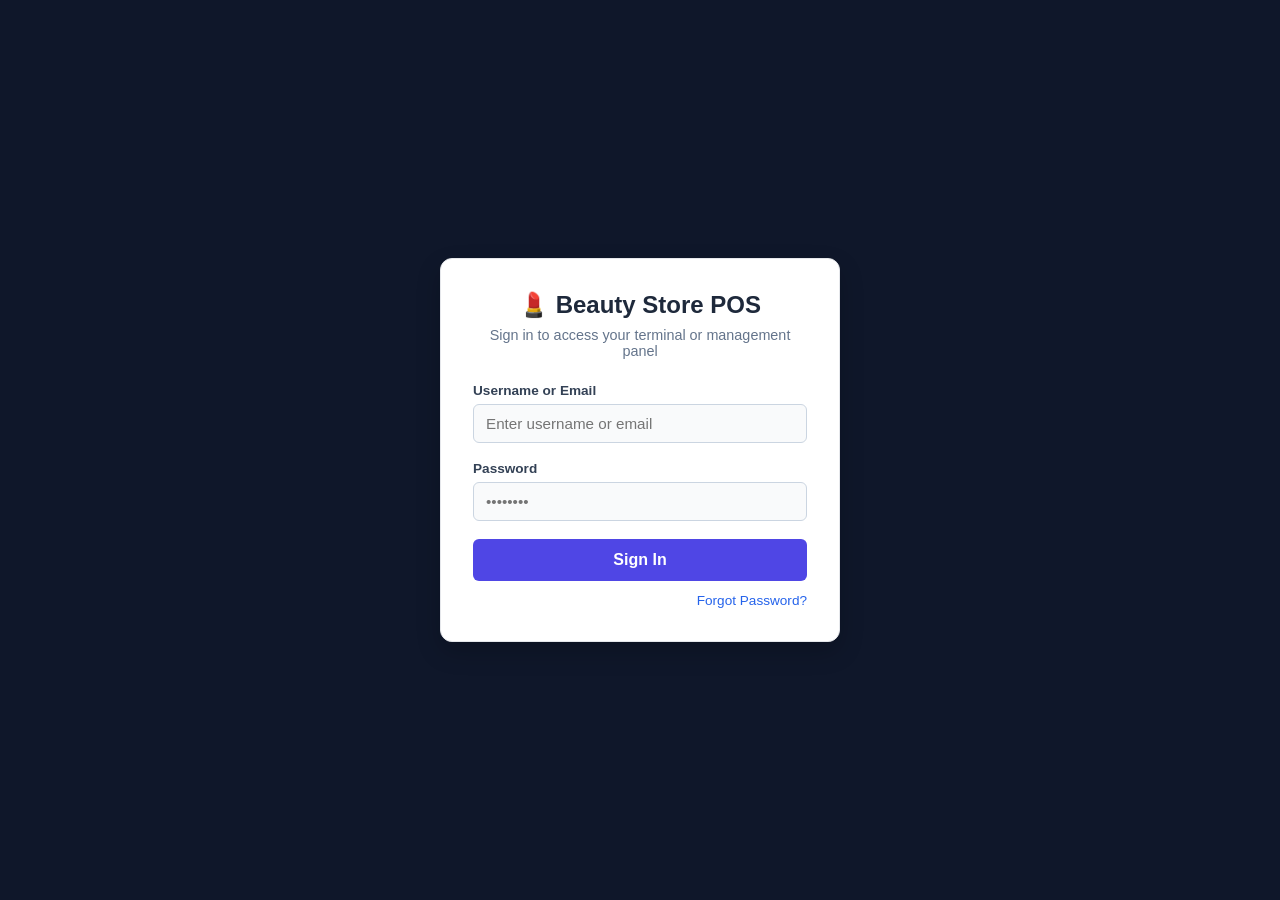
<file: admin/users.html>
<!DOCTYPE html>
<html lang="en">
<head>
    <meta charset="UTF-8">
    <meta name="viewport" content="width=device-width, initial-scale=1.0">
    <title>Admin - User & Staff Management</title>

    <!-- 1. Admin Security Guard (Runs immediately before page renders) -->
    <script src="admin_guard.js"></script>
    
    <!-- 2. Stylesheets -->
    <link rel="stylesheet" href="../style.css">
    <link rel="stylesheet" href="style.css">
</head>
<body>

    <!-- Top Navigation Bar -->
    <header class="topbar admin-topbar">
        <h1>Beauty Store POS — Admin Portal</h1>
        <div class="user-profile">
            <span class="role-badge">Role: Admin</span>
            <a href="../debts.html" class="btn-switch-admin" style="margin-left: 12px; background: #4f46e5; color: white; padding: 6px 12px; border-radius: 6px; text-decoration: none; font-size: 0.85rem;">🛒 Open Cashier POS</a>
                    <button type="button" onclick="logoutUser()" class="btn-logout">
            🚪 Logout
        </button>

        </div>
    </header>

    <div class="app-container">
        <!-- Sidebar Navigation -->
        <aside class="sidebar">
    <div class="sidebar-category">Main</div>
    <a href="../dashboard.html" class="admin-only">📊 Dashboard</a>
    <a href="../record_sale.html">🛒 Record Sale</a>
    <a href="../inventory.html">📦 Master Inventory</a>
    <a href="../add_product.html" class="admin-only">➕ Add Product</a>
    <a href="../restock_product.html" class="admin-only">🔄 Restock Product</a>

    <div class="sidebar-category">Reports</div>
    <a href="../view_sales.html">📄 View Sales</a>
    <a href="../debts.html">⏰ Outstanding Debts</a>
    <a href="../low_stock.html">⚠️ Low Stock</a>
    <a href="users.html" class="admin-only">👥 User Management</a>
    <a href="../admin/reports.html" class="admin-only">📈 P&L Reports</a>
</aside>
        <!-- Main Content Area -->
        <main class="main-content">
            <div class="content-container">
                
                <!-- Page Header -->
                <div class="header-title">
                    <h2><span>👥</span> User & Staff Management</h2>
                    <p>Create staff accounts, assign roles (Admin / Cashier), and manage login credentials.</p>
                </div>

                <!-- User Metrics Summary -->
                <div class="dashboard-metrics-grid">
                    <div class="card card-metric-revenue">
                        <span class="metric-label-revenue">Total Users</span>
                        <div class="metric-value-revenue" id="metric-total-users">0</div>
                        <span class="help-text">Registered staff accounts</span>
                    </div>

                    <div class="card card-metric-cash">
                        <span class="metric-label">Active Cashiers</span>
                        <div class="metric-value-cash" id="metric-active-cashiers">0</div>
                        <span class="help-text">Staff authorized for POS terminal</span>
                    </div>

                    <div class="card debt-summary-card">
                        <span class="metric-label" style="color: var(--amber-text);">Administrators</span>
                        <div class="huge-number" id="metric-admin-count">0</div>
                        <span class="help-text" style="color: var(--amber-text);">Full system access</span>
                    </div>
                </div>

                <!-- Add / Edit User Form Card -->
                <div class="card">
                    <h3><span id="form-title-icon">➕</span> <span id="form-title">Add New Staff Account</span></h3>
                    
                    <form id="user-form">
                        <!-- Row 1: Full Name, Username, Email -->
                        <div class="form-grid-3">
                            <div class="form-group">
                                <label for="user-fullname">Full Name *</label>
                                <input type="text" id="user-fullname" class="form-control" placeholder="e.g., Jane Doe" required>
                            </div>

                            <div class="form-group">
                                <label for="user-username">Username *</label>
                                <input type="text" id="user-username" class="form-control" placeholder="e.g., janedoe" required autocomplete="off">
                            </div>

                            <div class="form-group">
                                <label for="user-email">Email Address *</label>
                                <input type="email" id="user-email" class="form-control" placeholder="jane@beautystore.com" required>
                            </div>
                        </div>

                        <!-- Row 2: Password, Role, Status -->
                        <div class="form-grid-3">
                            <div class="form-group">
                                <label for="user-password">Password <span id="password-help-note" style="font-size:0.75rem; color:#6b7280;">(Required for new user)</span></label>
                                <input type="password" id="user-password" class="form-control" placeholder="••••••••" autocomplete="new-password">
                            </div>

                            <div class="form-group">
                                <label for="user-role">Assigned Role *</label>
                                <select id="user-role" class="form-control" required>
                                    <option value="cashier" selected>Cashier (POS & Sales only)</option>
                                    <option value="admin">Admin (Full System & Inventory Access)</option>
                                </select>
                            </div>

                            <div class="form-group">
                                <label for="user-status">Account Status *</label>
                                <select id="user-status" class="form-control" required>
                                    <option value="active" selected>Active</option>
                                    <option value="inactive">Inactive (Blocked from login)</option>
                                </select>
                            </div>
                        </div>

                        <div class="actions">
                            <button type="submit" class="btn btn-primary" id="btn-save-user">Save Account</button>
                            <button type="button" class="btn btn-secondary" id="btn-clear-user-form">Clear Form</button>
                        </div>
                    </form>
                </div>

                <!-- Users Directory Table -->
                <div class="card table-card">
                    <h3><span>📋</span> Staff Account Directory</h3>
                    
                    <!-- Search & Filter Controls -->
                    <div class="filter-bar">
                        <div class="filter-controls">
                            <input type="text" id="search-users" class="form-control input-search" placeholder="Search by name, username, or email...">
                            <select id="filter-user-role" class="form-control select-channel">
                                <option value="all">All Roles</option>
                                <option value="admin">Admins</option>
                                <option value="cashier">Cashiers</option>
                            </select>
                            <select id="filter-user-status" class="form-control select-channel">
                                <option value="all">All Statuses</option>
                                <option value="active">Active</option>
                                <option value="inactive">Inactive</option>
                            </select>
                        </div>
                    </div>

                    <!-- Table -->
                    <table>
                        <thead>
                            <tr>
                                <th>Name / Username</th>
                                <th>Email</th>
                                <th class="text-center">Role</th>
                                <th class="text-center">Status</th>
                                <th class="text-center">Created Date</th>
                                <th class="text-center">Actions</th>
                            </tr>
                        </thead>
                        <tbody id="users-table-body">
                            <!-- Dynamically populated via users.js -->
                        </tbody>
                    </table>
                </div>

            </div>
        </main>
    </div>

    <!-- JavaScript Controller -->
    <script src="users.js"></script>
</body>
</html>
</file>
<file: style.css>
/* ==========================================================================
   1. SYSTEM FONTS, VARIABLES & RESET
   ========================================================================== */
:root {
    --primary-blue: #2563eb;
    --sidebar-dark: #1e293b;
    --bg-light: #f3f4f6;
    --text-dark: #111827;
    --text-muted: #6b7280;
    --border-color: #e5e7eb;
    --success-green: #10b981;
    --warning-red: #ef4444;
    --amber-bg: #fffbeb;
    --amber-border: #fcd34d;
    --amber-text: #b45309;
}

* {
    box-sizing: border-box;
    margin: 0;
    padding: 0;
    font-family: -apple-system, BlinkMacSystemFont, "Segoe UI", Roboto, Helvetica, Arial, sans-serif;
}

body {
    background-color: var(--bg-light);
    color: var(--text-dark);
    display: flex;
    flex-direction: column;
    height: 100vh;
    overflow: hidden;
}

/* ==========================================================================
   2. APP LAYOUT, TOPBAR & SIDEBAR
   ========================================================================== */
.topbar {
    background-color: var(--primary-blue);
    color: white;
    padding: 15px 20px;
    display: flex;
    justify-content: space-between;
    align-items: center;
    z-index: 10;
}

.topbar h1 {
    font-size: 1.2rem;
    font-weight: 600;
}

.app-container {
    display: flex;
    flex: 1;
    overflow: hidden;
}

.sidebar {
    width: 250px;
    background-color: var(--sidebar-dark);
    color: #9ca3af;
    display: flex;
    flex-direction: column;
    padding: 20px 0;
}

.sidebar-category {
    font-size: 0.75rem;
    text-transform: uppercase;
    letter-spacing: 0.05em;
    margin: 20px 20px 10px;
    color: #6b7280;
}

.sidebar a {
    color: #d1d5db;
    text-decoration: none;
    padding: 12px 20px;
    display: flex;
    align-items: center;
    gap: 10px;
    transition: background 0.2s, color 0.2s;
}

.sidebar a:hover, 
.sidebar a.active {
    background-color: #334155;
    color: white;
    border-left: 4px solid var(--primary-blue);
}

.main-content {
    flex: 1;
    padding: 30px;
    overflow-y: auto;
}

.header-title {
    margin-bottom: 20px;
}

.header-title h2 {
    font-size: 1.5rem;
    display: flex;
    align-items: center;
    gap: 10px;
}

.header-title p {
    color: var(--text-muted);
    margin-top: 5px;
    font-size: 0.9rem;
}

.content-container {
    max-width: 1050px;
    margin: 0 auto;
}

/* ==========================================================================
   3. CARDS & GRID LAYOUTS
   ========================================================================== */
.card {
    background: white;
    border-radius: 8px;
    padding: 20px;
    box-shadow: 0 1px 3px rgba(0,0,0,0.08);
    border: 1px solid var(--border-color);
    margin-bottom: 20px;
}

.card h3 {
    font-size: 1.1rem;
    margin-bottom: 15px;
    display: flex;
    align-items: center;
    gap: 8px;
    border-bottom: 1px solid var(--border-color);
    padding-bottom: 10px;
}

.dashboard-metrics-grid {
    display: grid;
    grid-template-columns: repeat(auto-fit, minmax(280px, 1fr));
    gap: 20px;
    margin-bottom: 25px;
}

.dashboard-metrics-grid .card {
    display: flex;
    flex-direction: column;
    justify-content: space-between;
    min-height: 140px;
    margin-bottom: 0;
}

/* Metric Card Variants */
.card-metric-cash {
    background: #ffffff;
    border-left: 4px solid #22c55e;
}

.card-metric-mpesa {
    background: #ffffff;
    border-left: 4px solid #2563eb;
}

.card-metric-revenue {
    background: #e0f2fe;
    border-left: 4px solid #0284c7;
}

.metric-label {
    font-size: 0.75rem;
    text-transform: uppercase;
    font-weight: 700;
    color: var(--text-muted);
}

.metric-label-revenue {
    font-size: 0.75rem;
    text-transform: uppercase;
    font-weight: 700;
    color: #0369a1;
}

.metric-value-cash {
    font-size: 1.8rem;
    font-weight: bold;
    color: #16a34a;
    margin-top: 5px;
}

.metric-value-mpesa {
    font-size: 1.8rem;
    font-weight: bold;
    color: #2563eb;
    margin-top: 5px;
}

.metric-value-revenue {
    font-size: 1.8rem;
    font-weight: bold;
    color: #0369a1;
    margin-top: 5px;
}

/* ==========================================================================
   4. FORM ELEMENTS, BUTTONS & FILTERS
   ========================================================================== */
.form-grid {
    display: grid;
    grid-template-columns: 1fr 1fr;
    gap: 20px;
}

.form-group {
    display: flex;
    flex-direction: column;
    margin-bottom: 15px;
}

.form-group label {
    font-size: 0.9rem;
    font-weight: 500;
    margin-bottom: 8px;
}

.form-control {
    padding: 8px 12px;
    border: 1px solid var(--border-color);
    border-radius: 6px;
    font-size: 0.9rem;
    background-color: #f9fafb;
    transition: border-color 0.2s, background-color 0.2s;
    width: 100%;
}

.form-control:focus {
    outline: none;
    border-color: var(--primary-blue);
    background-color: white;
}

.help-text {
    font-size: 0.8rem;
    color: var(--text-muted);
    margin-top: 5px;
}

.btn {
    padding: 10px 16px;
    border: none;
    border-radius: 6px;
    font-size: 0.9rem;
    font-weight: 600;
    cursor: pointer;
    transition: background-color 0.2s, opacity 0.2s;
    display: inline-flex;
    align-items: center;
    justify-content: center;
}

.btn-primary {
    background-color: var(--primary-blue);
    color: white;
}

.btn-primary:hover {
    background-color: #1d4ed8;
}

.btn-secondary {
    background-color: #f3f4f6;
    color: #374151;
}

.btn-secondary:hover {
    background-color: #e5e7eb;
}

.btn-reset {
    background-color: #fef2f2;
    color: #dc2626;
    border: 1px solid #fca5a5;
    padding: 8px 12px;
    border-radius: 6px;
    font-size: 0.85rem;
    font-weight: 600;
    cursor: pointer;
}

.btn-reset:hover {
    background-color: #fee2e2;
}

.actions {
    display: flex;
    gap: 15px;
    margin-top: 20px;
}

/* Filter Controls */
.filter-bar {
    display: flex;
    justify-content: space-between;
    align-items: center;
    gap: 15px;
    margin-bottom: 15px;
    flex-wrap: wrap;
}

.filter-controls {
    display: flex;
    gap: 10px;
    flex: 1;
}

.input-search {
    max-width: 320px;
}

.select-channel {
    max-width: 200px;
}

/* ==========================================================================
   5. TABLES & GENERAL DATA DISPLAY
   ========================================================================== */
.table-card {
    overflow-x: auto;
}

table {
    width: 100%;
    border-collapse: collapse;
    font-size: 0.9rem;
}

th, td {
    text-align: left;
    padding: 12px 10px;
    border-bottom: 1px solid var(--border-color);
    vertical-align: middle;
}

th {
    color: var(--text-muted);
    font-weight: 600;
    background-color: #f9fafb;
}

.empty-cell, 
.cell-loading {
    text-align: center;
    padding: 25px 10px;
    color: var(--text-muted);
}

.error-cell, 
.cell-error {
    text-align: center;
    padding: 20px;
    color: var(--warning-red);
    background-color: #fef2f2;
}

.cell-date {
    color: var(--text-muted);
    font-size: 0.85rem;
}

.cell-desc {
    font-weight: 600;
    color: var(--text-dark);
}

.cell-amount {
    text-align: right;
    font-weight: 600;
}

.amount-unpaid {
    color: #dc2626;
    font-weight: 600;
}

.amount-unpaid-sub {
    font-weight: normal;
    color: #991b1b;
}

.amount-repayment {
    color: #16a34a;
    font-weight: bold;
}

/* ==========================================================================
   6. DASHBOARD SPECIFIC COMPONENTS
   ========================================================================== */
.summary-item {
    display: flex;
    justify-content: space-between;
    align-items: center;
    padding: 10px 0;
    border-bottom: 1px solid #f1f5f9;
    font-size: 0.95rem;
}

.summary-item.till-total {
    background: #f8fafc;
    padding: 12px;
    margin-top: 15px;
    border-radius: 6px;
    border: 1px solid #e2e8f0;
    font-weight: 600;
}

.text-cash {
    color: var(--success-green);
    font-weight: 700;
}

.text-mpesa {
    color: var(--primary-blue);
    font-weight: 700;
}

.text-till {
    color: #1e40af;
    font-weight: 700;
    font-size: 1.1rem;
}

.huge-number {
    font-size: 2.2rem;
    font-weight: 700;
    color: var(--amber-text);
    margin: 10px 0 5px 0;
}

.low-stock-list {
    display: flex;
    flex-direction: column;
    gap: 10px;
    margin: 15px 0;
}

.low-stock-item {
    display: flex;
    justify-content: space-between;
    align-items: center;
    padding: 8px 0;
    border-bottom: 1px dashed #e2e8f0;
}

.healthy-state {
    color: #047857;
    background-color: #ecfdf5;
    padding: 12px;
    border-radius: 6px;
    text-align: center;
    font-size: 0.9rem;
    font-weight: 500;
    border: 1px solid #a7f3d0;
}

.empty-state {
    color: var(--text-muted);
    font-size: 0.9rem;
    padding: 12px 0;
    text-align: center;
}

.link-primary {
    color: var(--primary-blue);
    text-decoration: none;
    font-size: 0.9rem;
    font-weight: 600;
    display: inline-block;
}

.link-primary:hover {
    text-decoration: underline;
}

/* ==========================================================================
   7. OUTSTANDING DEBTS LEDGER SPECIFIC COMPONENTS
   ========================================================================== */
.debt-summary-card {
    background: linear-gradient(135deg, var(--amber-bg), #fef3c7);
    border: 1px solid var(--amber-border);
}

.debt-summary-card h3 {
    color: #92400e;
    border-bottom: 1px solid #fde68a;
}

.debt-total-amount {
    font-size: 2.2rem;
    font-weight: 700;
    color: var(--amber-text);
    margin-top: 8px;
}

.debts-table th.action-column {
    min-width: 280px;
}

.customer-name {
    font-weight: 600;
    color: var(--text-dark);
}

.customer-phone {
    font-size: 0.85rem;
    color: var(--text-muted);
}

.product-tag {
    font-size: 0.85rem;
    background: #f3f4f6;
    padding: 4px 8px;
    border-radius: 4px;
    color: #374151;
    display: inline-block;
}

.text-danger-bold {
    color: var(--warning-red);
    font-weight: 700;
    font-size: 1.05rem;
}

.text-success {
    color: var(--success-green);
    font-weight: 600;
}

/* Table inline action layout controls */
.table-actions {
    display: flex;
    align-items: center;
    gap: 6px;
    white-space: nowrap;
}

.pay-input {
    width: 80px;
    padding: 6px 8px;
    margin: 0;
    font-size: 0.85rem;
}

.pay-method-select {
    width: 105px;
    padding: 6px 8px;
    margin: 0;
    font-size: 0.85rem;
    font-weight: 600;
}

.btn-pay {
    padding: 6px 12px;
    font-size: 0.85rem;
    white-space: nowrap;
}

.btn-clear-all {
    padding: 6px 12px;
    font-size: 0.85rem;
    background-color: var(--success-green);
    color: white;
    border: none;
    border-radius: 6px;
    cursor: pointer;
    font-weight: 600;
    white-space: nowrap;
    transition: background-color 0.2s;
}

.btn-clear-all:hover {
    background-color: #059669;
}

/* ==========================================================================
   8. BADGES & UTILITY CLASSES
   ========================================================================== */
.badge {
    padding: 4px 10px;
    border-radius: 12px;
    font-size: 0.75rem;
    font-weight: 700;
    display: inline-block;
    letter-spacing: 0.5px;
}

.badge-danger {
    color: var(--warning-red);
    background: #fee2e2;
}

.badge-credit {
    background-color: #fef2f2;
    color: #dc2626;
    border: 1px solid #fca5a5;
}

.badge-repayment {
    background-color: #f0fdf4;
    color: #16a34a;
    border: 1px solid #86efac;
}

.badge-cash {
    background-color: #f0fdf4;
    color: #15803d;
    border: 1px solid #bbf7d0;
}

.badge-mpesa {
    background-color: #eff6ff;
    color: var(--primary-blue);
    border: 1px solid #bfdbfe;
}

.badge-debt {
    background-color: #fef3c7;
    color: #92400e;
    border: 1px solid #fde68a;
}

/* Typography & Layout Utilities */
.text-bold { font-weight: 600; }
.text-muted { color: var(--text-muted); }
.text-right { text-align: right; }
.text-center { text-align: center; }
.mt-auto { margin-top: auto; }

/* ==========================================================================
   9. PAYMENT METHOD SELECTOR TOGGLES (record_sale.html)
   ========================================================================== */
.payment-selector,
.payment-methods {
    display: flex;
    gap: 8px;
    width: 100%;
    margin-top: 6px;
}

.payment-btn,
.btn-payment {
    flex: 1;
    padding: 10px 12px;
    border: 1px solid var(--border-color);
    background-color: #f9fafb;
    color: var(--text-dark);
    border-radius: 6px;
    font-size: 0.88rem;
    font-weight: 600;
    cursor: pointer;
    transition: all 0.2s ease;
    text-align: center;
    outline: none;
}

.payment-btn:hover,
.btn-payment:hover {
    background-color: #f3f4f6;
    border-color: #cbd5e1;
}

/* Base Active State */
.payment-btn.active,
.btn-payment.active {
    background-color: #eff6ff;
    color: var(--primary-blue);
    border-color: var(--primary-blue);
    box-shadow: 0 0 0 1px var(--primary-blue);
}

/* Color distinction by channel for active states */
.payment-btn.active[data-method="cash"],
.btn-payment.active[data-method="cash"],
.payment-btn[data-method="cash"].active,
.btn-payment[data-method="cash"].active {
    background-color: #f0fdf4;
    color: #15803d;
    border-color: #22c55e;
    box-shadow: 0 0 0 1px #22c55e;
}

.payment-btn.active[data-method="mpesa"],
.btn-payment.active[data-method="mpesa"],
.payment-btn[data-method="mpesa"].active,
.btn-payment[data-method="mpesa"].active {
    background-color: #eff6ff;
    color: #2563eb;
    border-color: #2563eb;
    box-shadow: 0 0 0 1px #2563eb;
}

.payment-btn.active[data-method="debt"],
.btn-payment.active[data-method="debt"],
.payment-btn[data-method="debt"].active,
.btn-payment[data-method="debt"].active {
    background-color: #fef3c7;
    color: #b45309;
    border-color: #f59e0b;
    box-shadow: 0 0 0 1px #f59e0b;
}

/* ==========================================================================
   10. RESPONSIVE BREAKPOINTS
   ========================================================================== */
@media (max-width: 768px) {
    body {
        height: auto;
        overflow: auto;
    }

    .app-container {
        flex-direction: column;
    }

    .sidebar {
        width: 100%;
        padding: 10px 0;
    }

    .form-grid {
        grid-template-columns: 1fr;
    }

    .filter-bar {
        flex-direction: column;
        align-items: stretch;
    }

    .filter-controls {
        flex-direction: column;
    }

    .input-search,
    .select-channel {
        max-width: 100%;
    }

    .payment-selector,
    .payment-methods {
        flex-direction: column;
    }
}


/* Style for switching between Admin and POS modes */
.btn-switch-admin {
    background-color: #4f46e5;
    color: #ffffff;
    padding: 6px 14px;
    border-radius: 6px;
    text-decoration: none;
    font-size: 0.85rem;
    font-weight: 600;
    margin-left: 10px;
    transition: background-color 0.2s ease;
}

.btn-switch-admin:hover {
    background-color: #4338ca;
}

/* ==========================================================================
   11. AUTHENTICATION & PASSWORD SCREENS (login.html & password.html)
   ========================================================================== */

body.login-body {
    background-color: var(--bg-light);
    display: flex;
    justify-content: center;
    align-items: center;
    height: 100vh;
    margin: 0;
}

.login-card {
    background: #ffffff;
    padding: 2.5rem;
    border-radius: 12px;
    box-shadow: 0 10px 25px -5px rgba(0, 0, 0, 0.08), 0 8px 10px -6px rgba(0, 0, 0, 0.04);
    width: 100%;
    max-width: 420px;
    border: 1px solid var(--border-color);
}

.login-header {
    text-align: center;
    margin-bottom: 1.5rem;
}

.login-header h2 {
    font-size: 1.4rem;
    color: var(--text-dark);
    margin-bottom: 0.5rem;
}

.login-header p {
    color: var(--text-muted);
    font-size: 0.875rem;
}

.btn-block {
    width: 100%;
    padding: 12px;
    font-size: 0.95rem;
    margin-top: 10px;
}

.role-badge {
    background-color: rgba(255, 255, 255, 0.2);
    padding: 4px 10px;
    border-radius: 4px;
    font-size: 0.85rem;
    font-weight: 600;
}

.btn-logout {
    background-color: var(--warning-red);
    color: white;
    border: none;
    padding: 6px 12px;
    border-radius: 6px;
    font-size: 0.85rem;
    font-weight: 600;
    cursor: pointer;
    transition: background-color 0.2s;
}

.btn-logout:hover {
    background-color: #dc2626;
}

.alert-message {
    padding: 10px 14px;
    border-radius: 6px;
    font-size: 0.85rem;
    margin-bottom: 15px;
    font-weight: 500;
}

.alert-danger {
    background-color: #fee2e2;
    color: #991b1b;
    border: 1px solid #fecaca;
}

.alert-success {
    background-color: #dcfce7;
    color: #166534;
    border: 1px solid #bbf7d0;
}
</file>
<file: admin/style.css>
/* ==========================================================================
   ADMIN PORTAL OVERRIDES & SPECIFIC STYLES
   ========================================================================== */

:root {
    --admin-accent: #4f46e5;       /* Indigo accent for Admin context */
    --admin-dark-bg: #0f172a;      /* Darker topbar for admin differentiation */
    --margin-high: #16a34a;        /* High profit margin green */
    --margin-low: #dc2626;         /* Low profit margin red */
}

/* 1. Admin Topbar Styling */
.topbar.admin-topbar {
    background-color: var(--admin-dark-bg);
    border-bottom: 2px solid var(--admin-accent);
}

.topbar .role-badge {
    background-color: #312e81;
    color: #e0e7ff;
    border: 1px solid #6366f1;
    font-size: 0.8rem;
    padding: 4px 10px;
}

/* 2. Inventory & Profit Margin Metrics */
.margin-badge {
    font-size: 0.8rem;
    font-weight: 700;
    padding: 2px 6px;
    border-radius: 4px;
}

.margin-good {
    color: var(--margin-high);
    background-color: #f0fdf4;
}

.margin-warn {
    color: var(--margin-low);
    background-color: #fef2f2;
}

/* 3. Catalog & User Table Action Buttons */
.table-actions {
    display: flex;
    gap: 6px;
    justify-content: center;
}

.btn-mini {
    padding: 4px 8px;
    font-size: 0.75rem;
    font-weight: 600;
    border-radius: 4px;
    cursor: pointer;
    border: none;
    transition: background 0.15s ease;
}

.btn-mini-edit {
    background-color: #e0e7ff;
    color: var(--admin-accent);
}

.btn-mini-edit:hover {
    background-color: #c7d2fe;
}

.btn-mini-delete {
    background-color: #fee2e2;
    color: #dc2626;
}

.btn-mini-delete:hover {
    background-color: #fca5a5;
}

/* 4. Permissions & User Management Grid */
.user-card-grid {
    display: grid;
    grid-template-columns: repeat(auto-fill, minmax(300px, 1fr));
    gap: 20px;
}

.user-status-active {
    color: #15803d;
    background-color: #dcfce7;
}

.user-status-inactive {
    color: #4b5563;
    background-color: #f3f4f6;
}

/* 5. System Settings & API Config Cards */
.api-key-input {
    font-family: monospace;
    letter-spacing: 1px;
    background-color: #f8fafc;
}

/* 6. Inventory Form Layouts & Live Profit Box */
.form-grid-4 {
    display: grid;
    grid-template-columns: 1fr 2fr 1.5fr 1.5fr;
    gap: 16px;
    margin-bottom: 16px;
}

.form-grid-3 {
    display: grid;
    grid-template-columns: 1fr 1fr 1.2fr;
    gap: 16px;
    margin-bottom: 16px;
}

.form-grid-2 {
    display: grid;
    grid-template-columns: 1fr 1fr;
    gap: 16px;
    margin-bottom: 24px;
}

.margin-preview-card {
    background-color: #f8fafc;
    border: 1px dashed #cbd5e1;
    border-radius: 8px;
    padding: 8px 14px;
    display: flex;
    flex-direction: column;
    justify-content: center;
}

.margin-preview-card label {
    font-size: 0.85rem;
    color: #475569;
    font-weight: 600;
}

.margin-badge-display {
    display: flex;
    align-items: center;
    justify-content: space-between;
    font-size: 1.1rem;
    font-weight: 700;
    margin-top: 4px;
}

.margin-tag {
    font-size: 0.85rem;
    padding: 2px 8px;
    border-radius: 12px;
    background-color: #e2e8f0;
    color: #475569;
    font-weight: 600;
    transition: all 0.2s ease;
}

/* Form Action Buttons */
.card .actions {
    display: flex;
    gap: 12px;
}

/* Responsive Grid Adjustments */
@media (max-width: 900px) {
    .form-grid-4, 
    .form-grid-3, 
    .form-grid-2 {
        grid-template-columns: 1fr;
    }
}
</file>
